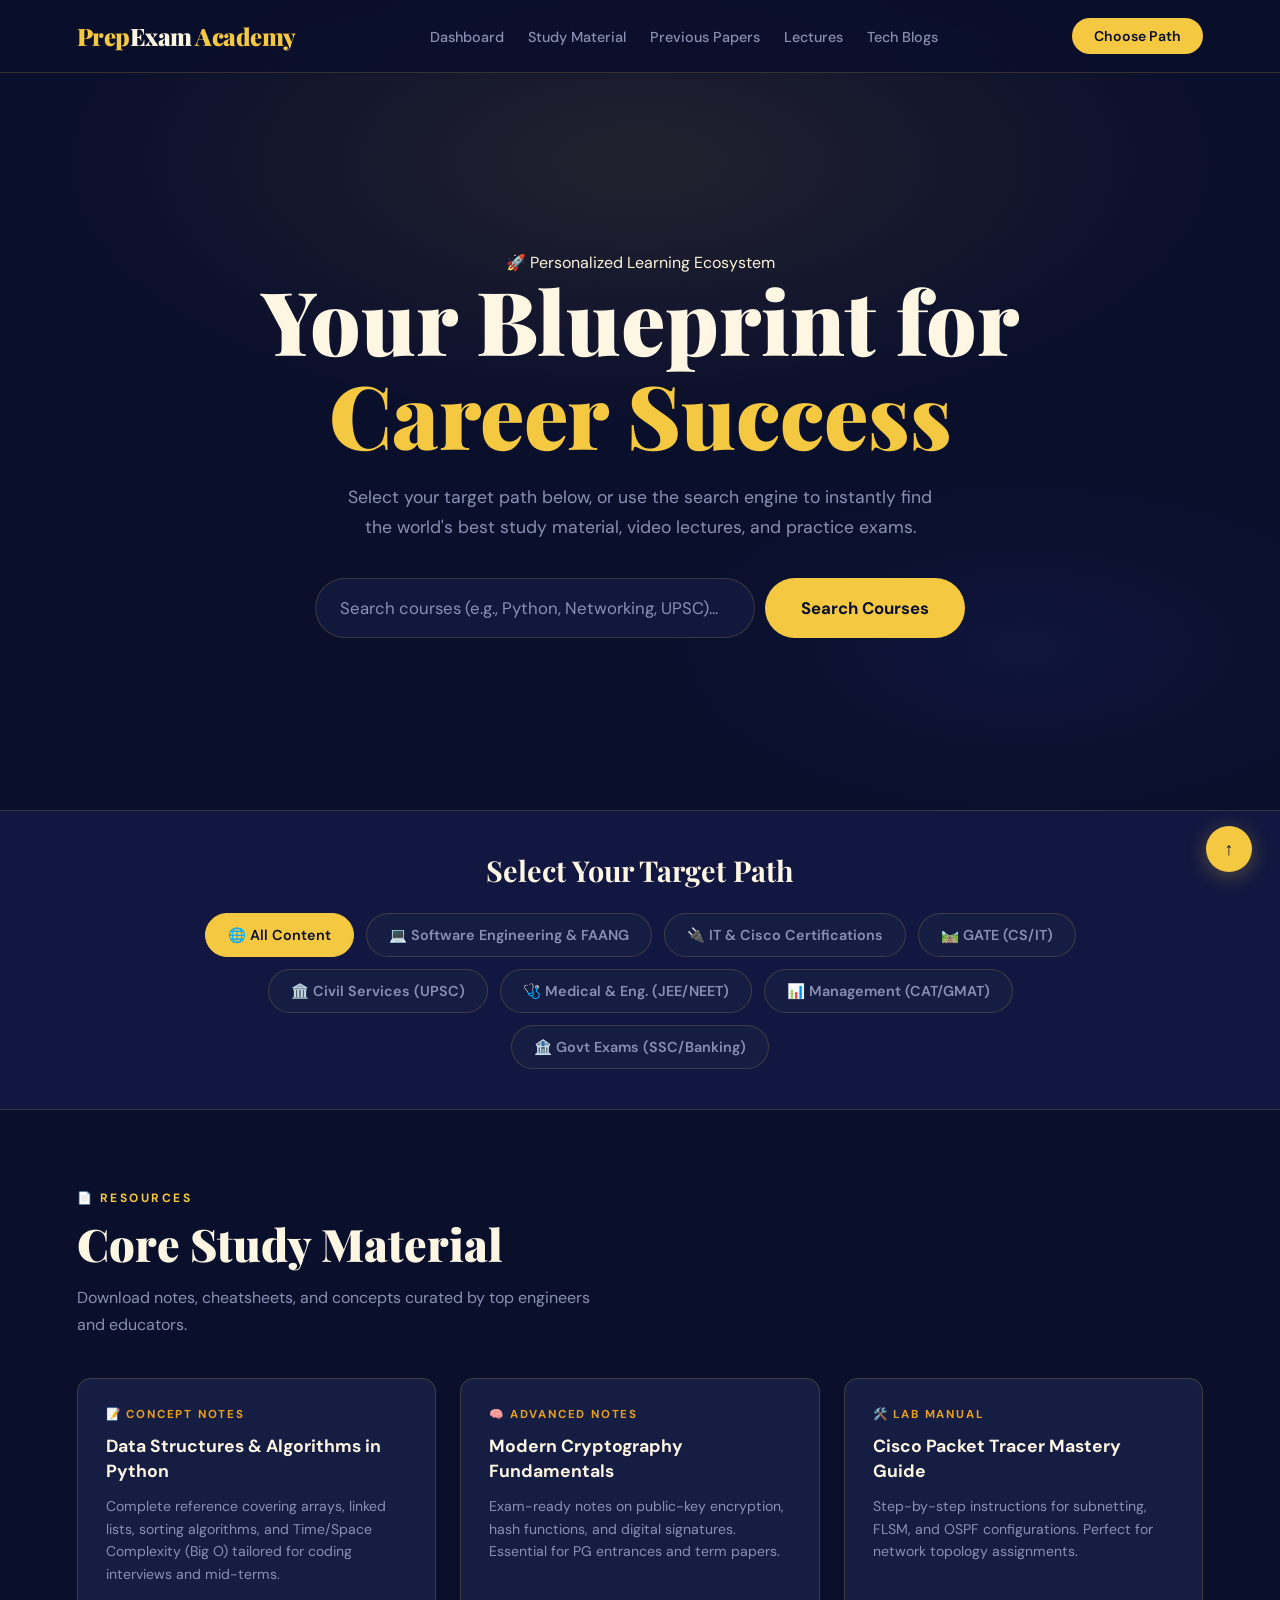
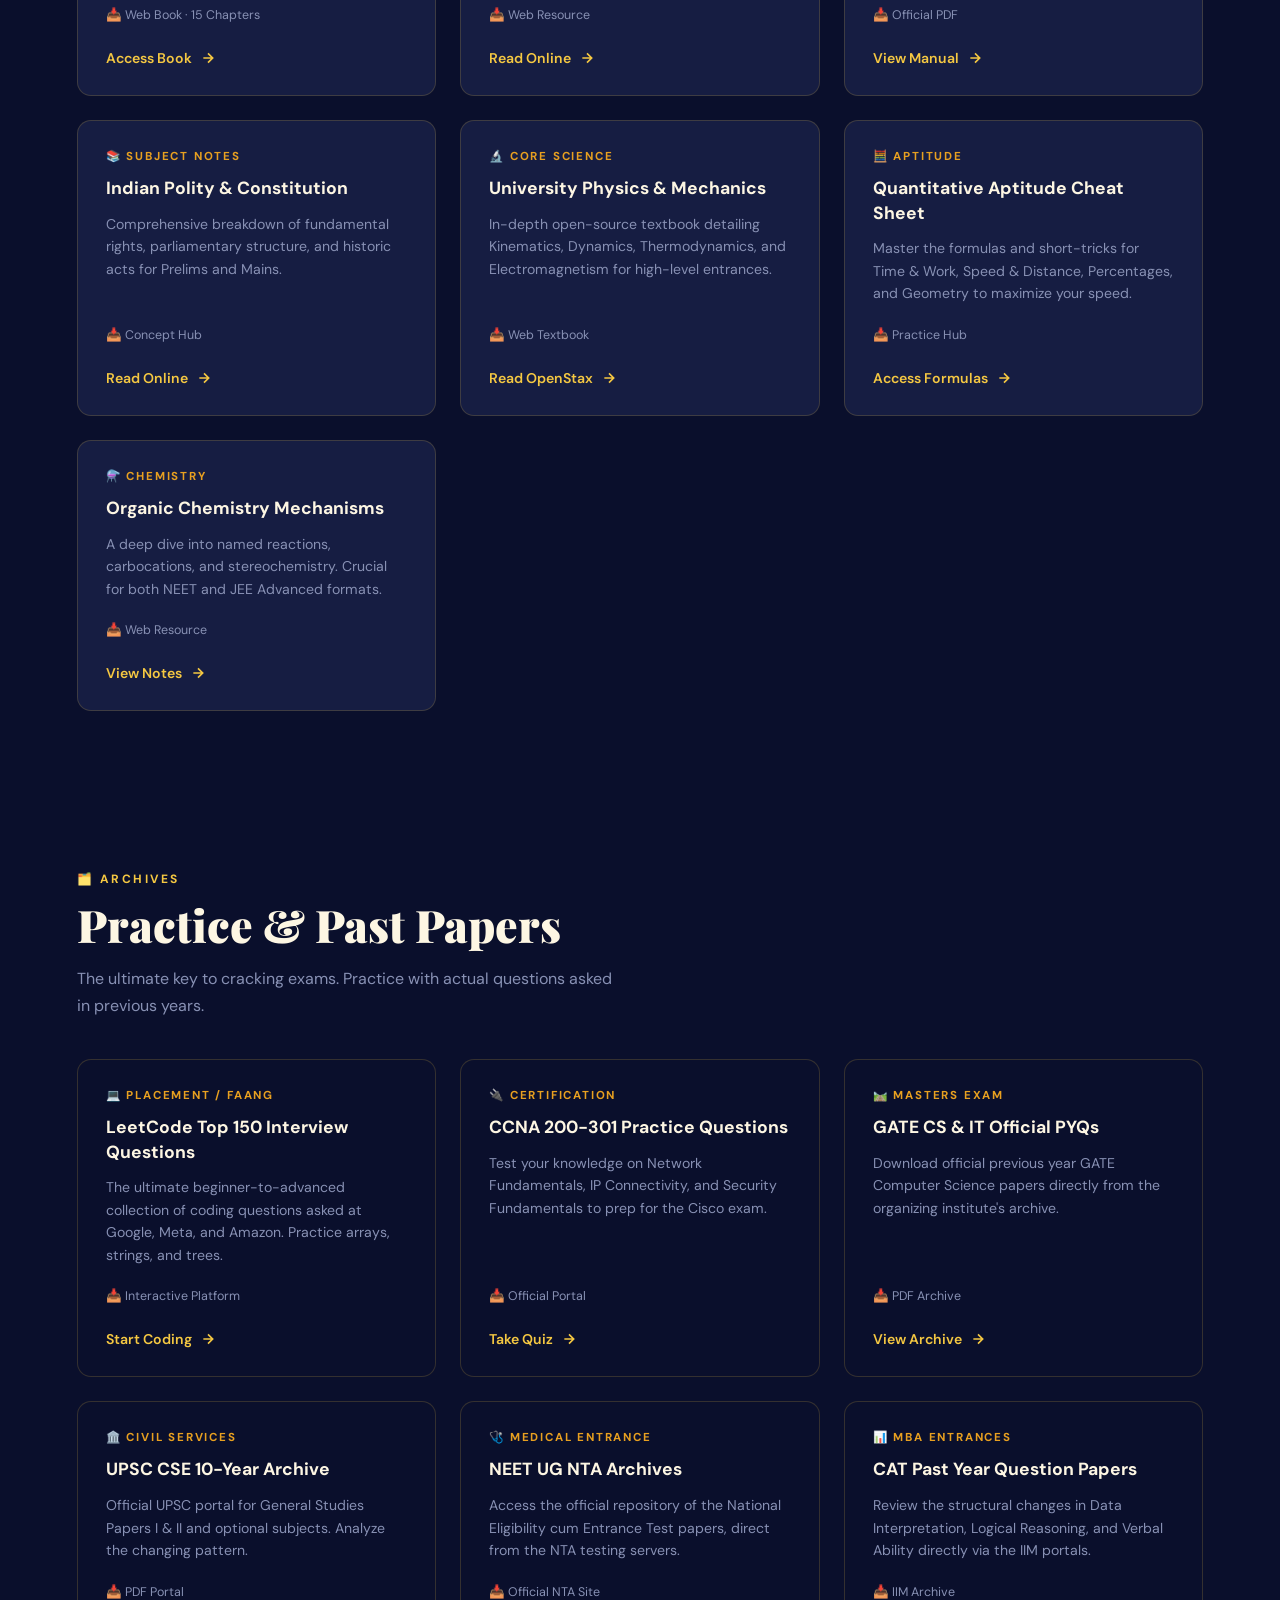
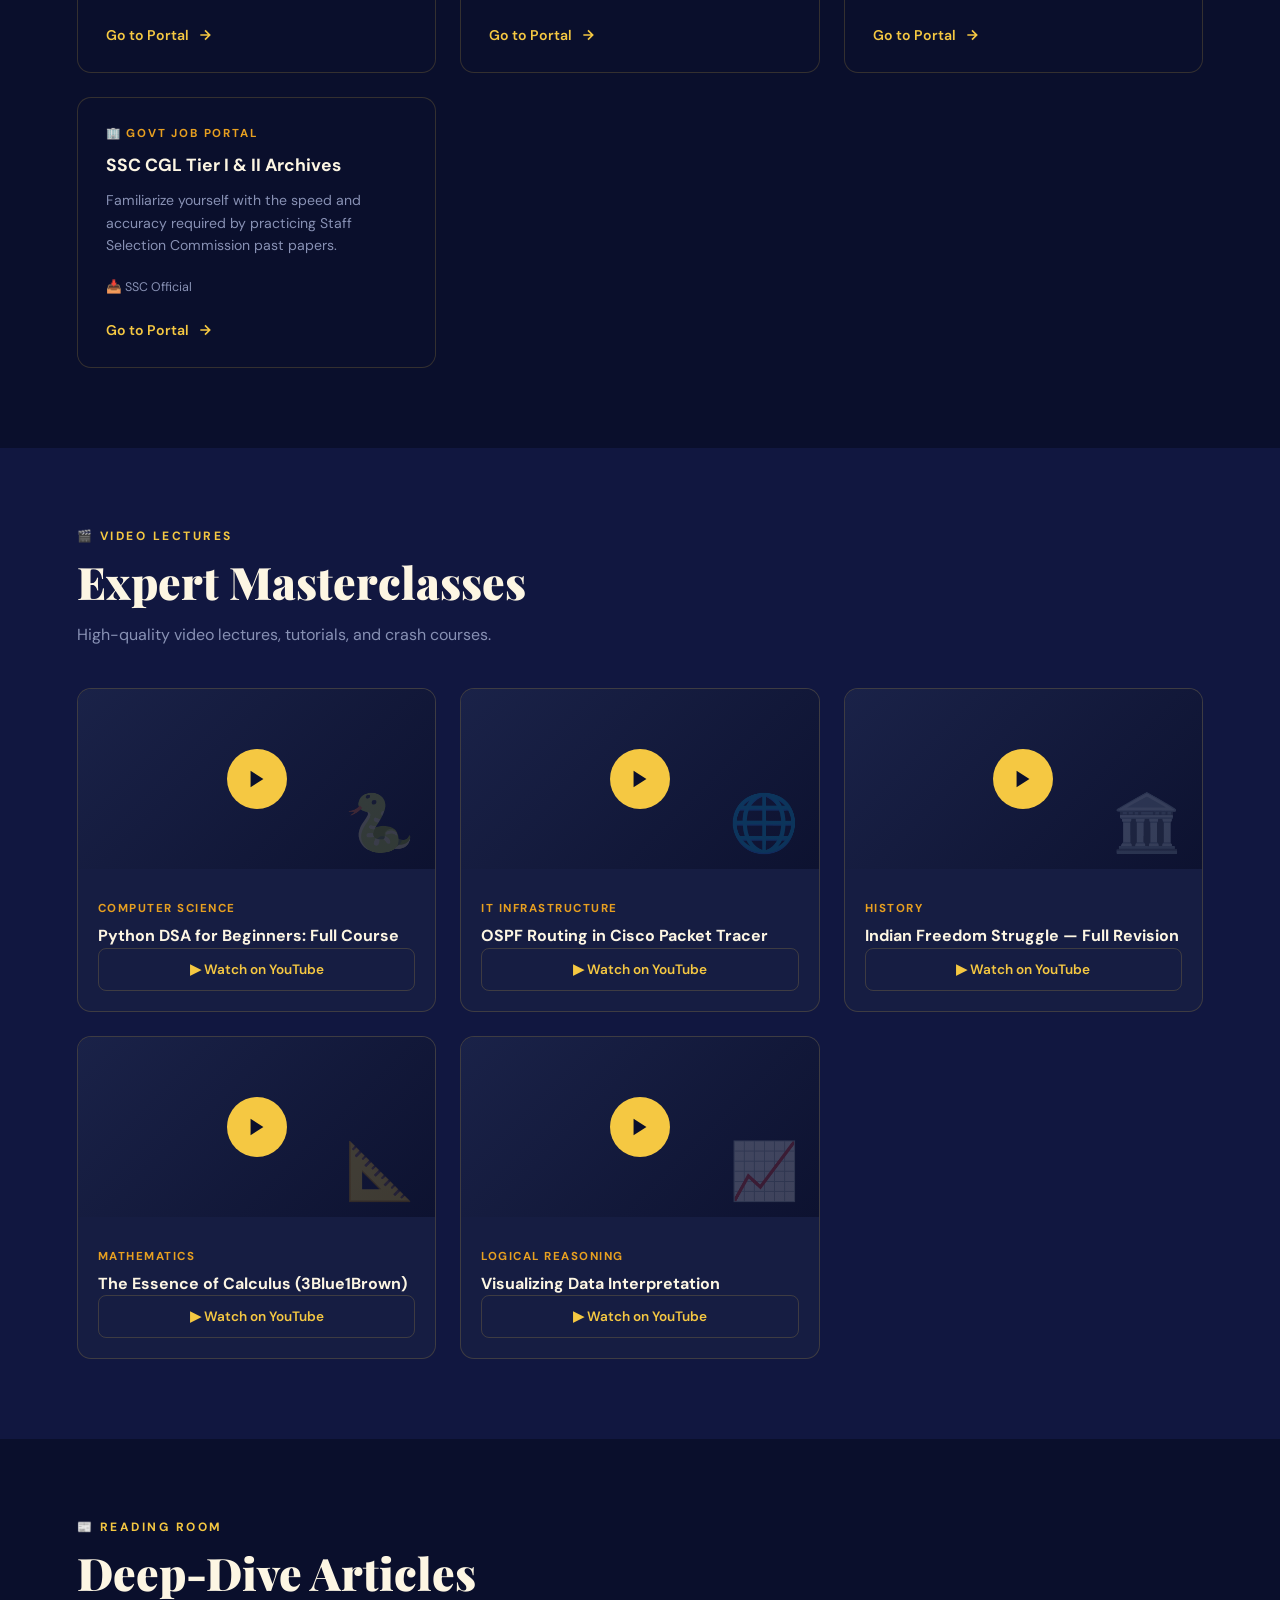
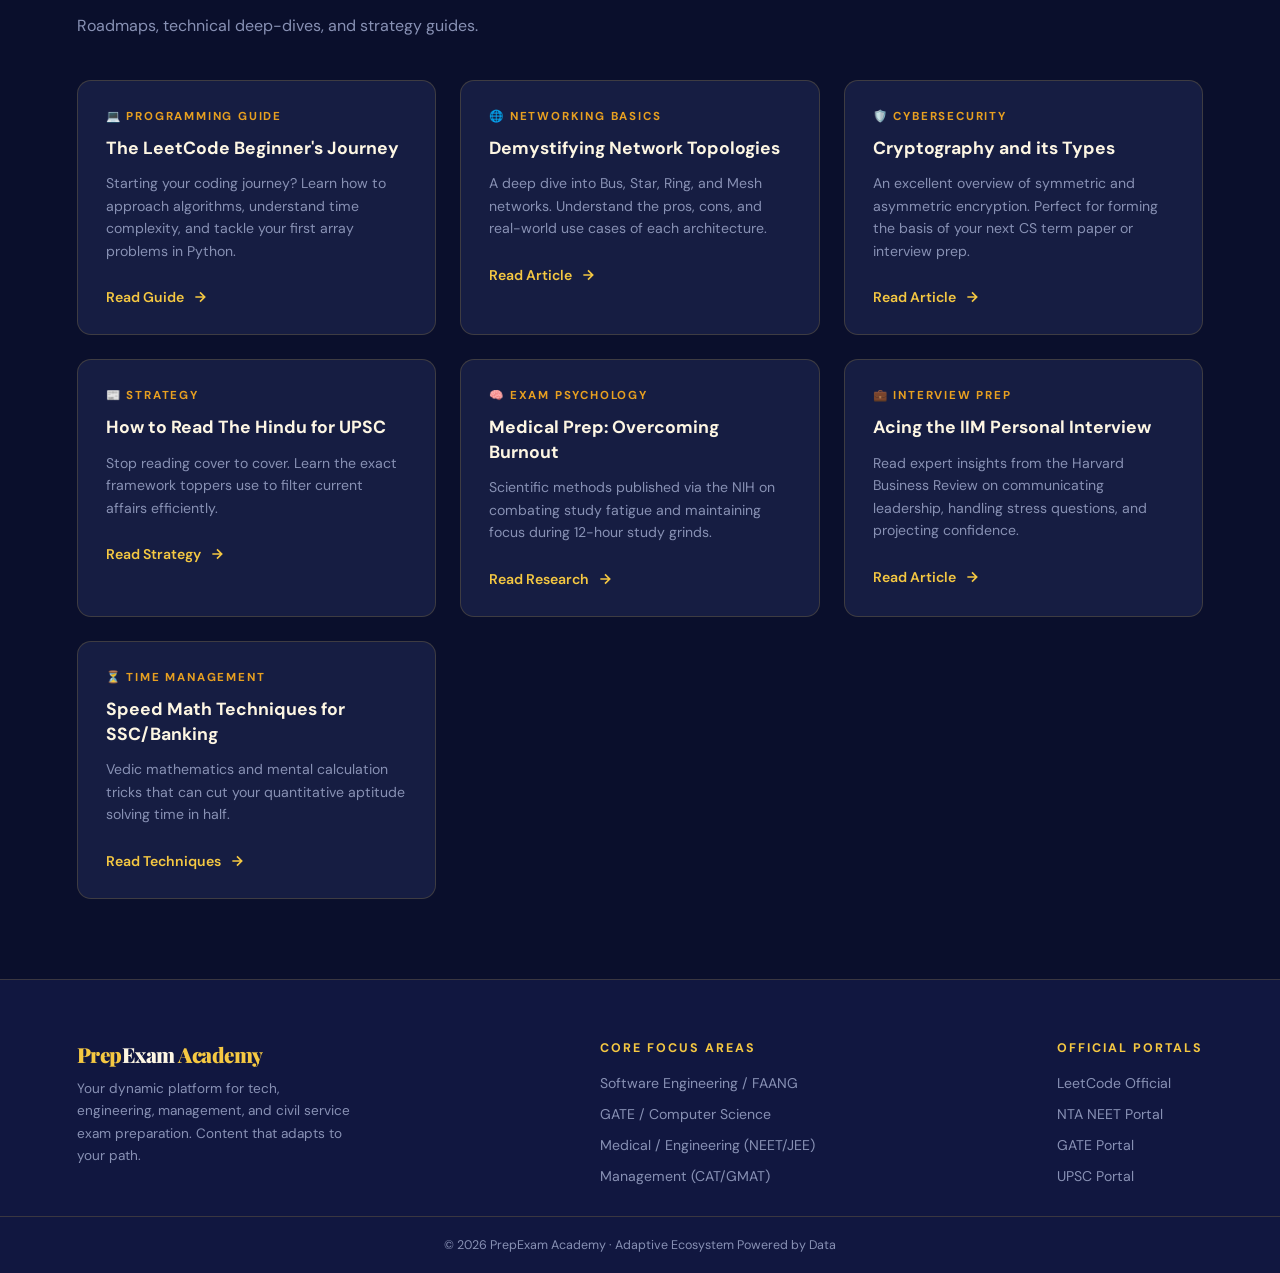
<file: index.html>
<!DOCTYPE html>
<html lang="en">
<head>
<meta charset="UTF-8" />
<meta name="viewport" content="width=device-width, initial-scale=1.0"/>
<title>PrepExam Academy | Master Your Path</title>
<link href="https://fonts.googleapis.com/css2?family=Playfair+Display:wght@700;900&family=DM+Sans:wght@300;400;500;600&display=swap" rel="stylesheet"/>
<style>
  :root {
    --navy: #0a0f2c;
    --deep: #111740;
    --gold: #f5c842;
    --amber: #e8a020;
    --cream: #fdf6e3;
    --muted: #8891b4;
    --card: #161d42;
    --border: rgba(245,200,66,0.18);
    --radius: 14px;
  }

  *, *::before, *::after { box-sizing: border-box; margin: 0; padding: 0; }

  html { scroll-behavior: smooth; }

  body {
    background: var(--navy);
    color: var(--cream);
    font-family: 'DM Sans', sans-serif;
    overflow-x: hidden;
  }

  /* ── NAV ── */
  nav {
    position: fixed; top: 0; left: 0; right: 0; z-index: 100;
    display: flex; align-items: center; justify-content: space-between;
    padding: 18px 6vw;
    background: rgba(10,15,44,0.85);
    backdrop-filter: blur(12px);
    border-bottom: 1px solid var(--border);
  }
  .logo {
    font-family: 'Playfair Display', serif;
    font-size: 1.5rem; font-weight: 900;
    color: var(--gold);
    letter-spacing: -0.5px;
  }
  .logo span { color: var(--cream); }
  nav ul { list-style: none; display: flex; gap: 1.5rem; }
  nav ul a {
    text-decoration: none; color: var(--muted);
    font-size: 0.9rem; font-weight: 500;
    transition: color .25s;
  }
  nav ul a:hover { color: var(--gold); }
  .nav-cta {
    background: var(--gold); color: var(--navy);
    padding: 9px 22px; border-radius: 50px;
    font-weight: 600; font-size: 0.88rem;
    text-decoration: none;
    transition: background .25s, transform .2s;
  }
  .nav-cta:hover { background: var(--amber); transform: translateY(-1px); }

  /* ── HERO & SEARCH BAR ── */
  .hero {
    min-height: 90vh;
    display: flex; flex-direction: column;
    align-items: center; justify-content: center;
    text-align: center;
    padding: 140px 6vw 60px;
    position: relative; overflow: hidden;
  }
  .hero::before {
    content: '';
    position: absolute; inset: 0;
    background:
      radial-gradient(ellipse 70% 50% at 50% 20%, rgba(245,200,66,0.10) 0%, transparent 65%),
      radial-gradient(ellipse 40% 30% at 80% 80%, rgba(17,23,64,0.8) 0%, transparent 70%);
  }
  .hero h1 {
    font-family: 'Playfair Display', serif;
    font-size: clamp(2.8rem, 7vw, 5.5rem);
    font-weight: 900; line-height: 1.07;
    color: var(--cream);
    max-width: 900px;
    animation: fadeUp .8s .1s ease both;
  }
  .hero h1 em { color: var(--gold); font-style: normal; }
  .hero p {
    margin-top: 22px;
    font-size: 1.1rem; color: var(--muted);
    max-width: 600px; line-height: 1.7;
    animation: fadeUp .8s .2s ease both;
  }
  
  /* NEW: Search Bar Styles */
  .hero-search {
    margin-top: 35px; display: flex; gap: 10px; max-width: 650px; width: 100%;
    animation: fadeUp .8s .3s ease both; position: relative; z-index: 5;
  }
  .hero-search input {
    flex: 1; padding: 18px 24px; border-radius: 50px; border: 1px solid var(--border);
    background: rgba(22, 29, 66, 0.7); color: var(--cream); font-family: 'DM Sans', sans-serif;
    font-size: 1.05rem; outline: none; transition: border-color 0.2s, background 0.2s;
    backdrop-filter: blur(10px);
  }
  .hero-search input::placeholder { color: var(--muted); }
  .hero-search input:focus { border-color: var(--gold); background: var(--card); }
  .hero-search button {
    padding: 18px 36px; border-radius: 50px; background: var(--gold); color: var(--navy);
    border: none; font-weight: 700; font-size: 1.05rem; cursor: pointer;
    transition: transform 0.2s, background 0.2s; font-family: 'DM Sans', sans-serif;
  }
  .hero-search button:hover { background: var(--amber); transform: translateY(-2px); }

  /* NEW: Search Results Section */
  #search-results-section {
    display: none; padding: 60px 6vw; background: var(--deep); border-top: 1px solid var(--border);
  }
  .search-card {
    background: var(--card); border: 1px solid var(--gold); border-radius: var(--radius);
    padding: 28px; cursor: pointer; transition: transform .25s, box-shadow .25s; position: relative;
    display: flex; flex-direction: column; gap: 12px;
  }
  .search-card:hover { transform: translateY(-4px); box-shadow: 0 12px 40px rgba(245,200,66,0.15); }
  .course-start-wrapper {
    margin-top: auto; padding-top: 16px; overflow: hidden; height: 0; opacity: 0; transition: height 0.3s ease, opacity 0.3s ease;
  }
  .course-start-wrapper.active { height: 45px; opacity: 1; }
  .course-start-btn {
    display: block; width: 100%; padding: 12px 0; background: var(--gold); color: var(--navy);
    border-radius: 8px; font-weight: 700; text-align: center; text-decoration: none; transition: background 0.2s;
  }
  .course-start-btn:hover { background: var(--amber); }

  /* ── GLOBAL FILTER MENU ── */
  .global-filter {
    background: var(--deep); padding: 40px 6vw;
    border-top: 1px solid var(--border); border-bottom: 1px solid var(--border);
    position: relative; z-index: 10;
  }
  .global-filter h2 {
    text-align: center; font-family: 'Playfair Display', serif; color: var(--cream);
    margin-bottom: 24px; font-size: 1.8rem;
  }
  .exam-tabs {
    display: flex; gap: 12px; flex-wrap: wrap; justify-content: center; max-width: 1000px; margin: 0 auto;
  }
  .tab-btn {
    padding: 12px 22px; border-radius: 50px; border: 1.5px solid var(--border);
    background: var(--card); color: var(--muted); font-family: 'DM Sans', sans-serif;
    font-size: 0.9rem; font-weight: 600; cursor: pointer; transition: all .2s;
  }
  .tab-btn.active, .tab-btn:hover { background: var(--gold); color: var(--navy); border-color: var(--gold); }

  /* ── SECTIONS ── */
  section { padding: 80px 6vw; }
  .section-tag { font-size: 0.75rem; font-weight: 700; letter-spacing: 2.5px; text-transform: uppercase; color: var(--gold); margin-bottom: 12px; }
  .section-title { font-family: 'Playfair Display', serif; font-size: clamp(1.9rem, 4vw, 2.8rem); font-weight: 900; line-height: 1.15; color: var(--cream); }
  .section-sub { margin-top: 14px; color: var(--muted); font-size: 1rem; line-height: 1.7; max-width: 540px; margin-bottom: 40px; }

  /* ── GRIDS ── */
  .grid-layout { display: grid; grid-template-columns: repeat(auto-fill, minmax(300px, 1fr)); gap: 24px; }
  .content-card {
    background: var(--card); border: 1px solid var(--border); border-radius: var(--radius); padding: 28px;
    display: flex; flex-direction: column; gap: 12px; transition: transform .25s, box-shadow .25s, opacity 0.3s ease;
  }
  .content-card:hover { transform: translateY(-4px); box-shadow: 0 16px 50px rgba(0,0,0,0.35); }
  
  .mat-type { font-size: 0.72rem; font-weight: 700; letter-spacing: 1.8px; text-transform: uppercase; color: var(--amber); }
  .mat-title { font-weight: 700; font-size: 1.1rem; color: var(--cream); line-height: 1.4; }
  .mat-desc { font-size: 0.88rem; color: var(--muted); line-height: 1.6; }
  .mat-meta { display: flex; gap: 16px; font-size: 0.78rem; color: var(--muted); margin-top: auto; padding-top: 10px;}
  .mat-link {
    margin-top: 14px; display: inline-flex; align-items: center; gap: 8px; color: var(--gold); font-weight: 600; font-size: 0.88rem;
    text-decoration: none; cursor: pointer; transition: gap .2s; border: none; background: none; padding: 0;
  }
  .mat-link:hover { gap: 12px; }
  .mat-link svg { width: 16px; height: 16px; }

  /* ── VIDEO SPECIFIC ── */
  .videos { background: var(--deep); }
  .video-card { padding: 0; overflow: hidden; }
  .video-thumb {
    position: relative; background: linear-gradient(135deg, #1a2248, #0d1230);
    height: 180px; display: flex; align-items: center; justify-content: center;
  }
  .video-thumb .thumb-icon { font-size: 3.5rem; opacity: 0.2; position: absolute; right: 20px; bottom: 10px; }
  .play-btn {
    width: 60px; height: 60px; background: var(--gold); border-radius: 50%;
    display: flex; align-items: center; justify-content: center; cursor: pointer;
    transition: transform .2s, background .2s; z-index: 2; text-decoration: none;
  }
  .play-btn:hover { transform: scale(1.1); background: var(--amber); }
  .video-body { padding: 20px; display: flex; flex-direction: column; flex-grow: 1;}
  .video-tag { font-size: 0.72rem; font-weight: 700; color: var(--amber); letter-spacing: 1.5px; text-transform: uppercase; }
  .video-title { font-weight: 700; font-size: 1rem; color: var(--cream); margin-top: 8px; line-height: 1.45; }
  .video-link-btn {
    display: block; text-align: center; margin-top: auto; padding: 12px;
    border: 1.5px solid var(--border); border-radius: 8px; background: transparent;
    color: var(--gold); font-weight: 600; font-size: 0.85rem; text-decoration: none; transition: all .2s;
  }
  .video-link-btn:hover { background: rgba(245,200,66,0.08); border-color: var(--gold); }

  /* ── FOOTER ── */
  footer {
    padding: 60px 6vw 30px; border-top: 1px solid var(--border); background: var(--deep);
    display: flex; flex-wrap: wrap; gap: 40px; justify-content: space-between;
  }
  .footer-brand .logo { font-size: 1.3rem; }
  .footer-brand p { margin-top: 10px; font-size: 0.85rem; color: var(--muted); max-width: 280px; line-height: 1.65; }
  .footer-col h4 { font-size: 0.78rem; font-weight: 700; letter-spacing: 2px; text-transform: uppercase; color: var(--gold); margin-bottom: 16px; }
  .footer-col ul { list-style: none; display: flex; flex-direction: column; gap: 10px; }
  .footer-col ul a { text-decoration: none; color: var(--muted); font-size: 0.88rem; transition: color .2s; }
  .footer-col ul a:hover { color: var(--cream); }
  .footer-bottom { text-align: center; padding: 20px 6vw; font-size: 0.78rem; color: var(--muted); background: var(--deep); border-top: 1px solid var(--border); }

  /* ── SCROLL TOP ── */
  .scroll-top {
    position: fixed; bottom: 28px; right: 28px; width: 46px; height: 46px;
    background: var(--gold); color: var(--navy); border: none; border-radius: 50%;
    font-size: 1.1rem; cursor: pointer; display: flex; align-items: center; justify-content: center;
    box-shadow: 0 4px 20px rgba(245,200,66,0.3); transition: transform .2s; z-index: 99;
  }
  .scroll-top:hover { transform: translateY(-3px); }

  /* ── EMPTY STATE ── */
  .empty-state {
    display: none; grid-column: 1 / -1; text-align: center; padding: 40px;
    background: rgba(255,255,255,0.02); border-radius: var(--radius); border: 1px dashed var(--border);
  }
  .empty-state p { color: var(--muted); font-size: 1.1rem; }

  @keyframes fadeUp { from { opacity: 0; transform: translateY(28px); } to { opacity: 1; transform: translateY(0); } }
  
  @media(max-width: 900px) { nav ul { display: none; } }
  @media(max-width: 640px) { .hero-search { flex-direction: column; } }
</style>
</head>
<body>

<nav>
  <div class="logo">Prep<span>Exam</span> Academy</div>
  <ul>
    <li><a href="#dashboard">Dashboard</a></li>
    <li><a href="#material">Study Material</a></li>
    <li><a href="#pyq">Previous Papers</a></li>
    <li><a href="#videos">Lectures</a></li>
    <li><a href="#blogs">Tech Blogs</a></li>
  </ul>
  <a href="#dashboard" class="nav-cta">Choose Path</a>
</nav>

<div class="hero">
  <div class="hero-badge">🚀 Personalized Learning Ecosystem</div>
  <h1>Your Blueprint for <em>Career Success</em></h1>
  <p>Select your target path below, or use the search engine to instantly find the world's best study material, video lectures, and practice exams.</p>
  
  <form class="hero-search" onsubmit="handleSearch(event)">
    <input type="text" id="course-search-input" placeholder="Search courses (e.g., Python, Networking, UPSC)..." autocomplete="off" required />
    <button type="submit">Search Courses</button>
  </form>
</div>

<section id="search-results-section">
  <div class="section-tag" style="text-align: center;">🔎 Search Results</div>
  <div class="section-title" id="search-title" style="text-align: center; margin-bottom: 40px;">Available Courses</div>
  <div class="grid-layout" id="search-results-grid">
    </div>
</section>

<section class="global-filter" id="dashboard">
  <h2>Select Your Target Path</h2>
  <div class="exam-tabs">
    <button class="tab-btn active" onclick="filterEcosystem('all', this)">🌐 All Content</button>
    <button class="tab-btn" onclick="filterEcosystem('placement', this)">💻 Software Engineering & FAANG</button>
    <button class="tab-btn" onclick="filterEcosystem('networking', this)">🔌 IT & Cisco Certifications</button>
    <button class="tab-btn" onclick="filterEcosystem('gate', this)">🛤️ GATE (CS/IT)</button>
    <button class="tab-btn" onclick="filterEcosystem('upsc', this)">🏛️ Civil Services (UPSC)</button>
    <button class="tab-btn" onclick="filterEcosystem('jeeneet', this)">🩺 Medical & Eng. (JEE/NEET)</button>
    <button class="tab-btn" onclick="filterEcosystem('management', this)">📊 Management (CAT/GMAT)</button>
    <button class="tab-btn" onclick="filterEcosystem('banking', this)">🏦 Govt Exams (SSC/Banking)</button>
  </div>
</section>

<section id="material">
  <div class="section-tag">📄 Resources</div>
  <div class="section-title">Core Study Material</div>
  <div class="section-sub">Download notes, cheatsheets, and concepts curated by top engineers and educators.</div>
  
  <div class="grid-layout" id="material-grid">
    <div class="content-card mat-card filterable" data-exam="placement gate">
      <div class="mat-type">📝 Concept Notes</div>
      <div class="mat-title">Data Structures & Algorithms in Python</div>
      <div class="mat-desc">Complete reference covering arrays, linked lists, sorting algorithms, and Time/Space Complexity (Big O) tailored for coding interviews and mid-terms.</div>
      <div class="mat-meta"><span>📥 Web Book · 15 Chapters</span></div>
      <a href="https://runestone.academy/ns/books/published/pythonds/index.html" target="_blank" class="mat-link">Access Book <svg viewBox="0 0 24 24" fill="none" stroke="currentColor" stroke-width="2.5"><path d="M5 12h14M12 5l7 7-7 7"/></svg></a>
    </div>

    <div class="content-card mat-card filterable" data-exam="gate">
      <div class="mat-type">🧠 Advanced Notes</div>
      <div class="mat-title">Modern Cryptography Fundamentals</div>
      <div class="mat-desc">Exam-ready notes on public-key encryption, hash functions, and digital signatures. Essential for PG entrances and term papers.</div>
      <div class="mat-meta"><span>📥 Web Resource</span></div>
      <a href="https://toc.cryptobook.us/" target="_blank" class="mat-link">Read Online <svg viewBox="0 0 24 24" fill="none" stroke="currentColor" stroke-width="2.5"><path d="M5 12h14M12 5l7 7-7 7"/></svg></a>
    </div>

    <div class="content-card mat-card filterable" data-exam="networking gate">
      <div class="mat-type">🛠️ Lab Manual</div>
      <div class="mat-title">Cisco Packet Tracer Mastery Guide</div>
      <div class="mat-desc">Step-by-step instructions for subnetting, FLSM, and OSPF configurations. Perfect for network topology assignments.</div>
      <div class="mat-meta"><span>📥 Official PDF</span></div>
      <a href="https://www.cisco.com/c/dam/en_us/training-events/netacad/course_catalog/docs/Cisco_PacketTracer_DS.pdf" target="_blank" class="mat-link">View Manual <svg viewBox="0 0 24 24" fill="none" stroke="currentColor" stroke-width="2.5"><path d="M5 12h14M12 5l7 7-7 7"/></svg></a>
    </div>

    <div class="content-card mat-card filterable" data-exam="upsc">
      <div class="mat-type">📚 Subject Notes</div>
      <div class="mat-title">Indian Polity & Constitution</div>
      <div class="mat-desc">Comprehensive breakdown of fundamental rights, parliamentary structure, and historic acts for Prelims and Mains.</div>
      <div class="mat-meta"><span>📥 Concept Hub</span></div>
      <a href="https://ncert.nic.in/textbook.php" target="_blank" class="mat-link">Read Online <svg viewBox="0 0 24 24" fill="none" stroke="currentColor" stroke-width="2.5"><path d="M5 12h14M12 5l7 7-7 7"/></svg></a>
    </div>

    <div class="content-card mat-card filterable" data-exam="jeeneet">
      <div class="mat-type">🔬 Core Science</div>
      <div class="mat-title">University Physics & Mechanics</div>
      <div class="mat-desc">In-depth open-source textbook detailing Kinematics, Dynamics, Thermodynamics, and Electromagnetism for high-level entrances.</div>
      <div class="mat-meta"><span>📥 Web Textbook</span></div>
      <a href="https://openstax.org/details/books/university-physics-volume-1" target="_blank" class="mat-link">Read OpenStax <svg viewBox="0 0 24 24" fill="none" stroke="currentColor" stroke-width="2.5"><path d="M5 12h14M12 5l7 7-7 7"/></svg></a>
    </div>

    <div class="content-card mat-card filterable" data-exam="management banking">
      <div class="mat-type">🧮 Aptitude</div>
      <div class="mat-title">Quantitative Aptitude Cheat Sheet</div>
      <div class="mat-desc">Master the formulas and short-tricks for Time & Work, Speed & Distance, Percentages, and Geometry to maximize your speed.</div>
      <div class="mat-meta"><span>📥 Practice Hub</span></div>
      <a href="https://www.indiabix.com/aptitude/questions-and-answers/" target="_blank" class="mat-link">Access Formulas <svg viewBox="0 0 24 24" fill="none" stroke="currentColor" stroke-width="2.5"><path d="M5 12h14M12 5l7 7-7 7"/></svg></a>
    </div>

    <div class="content-card mat-card filterable" data-exam="jeeneet">
      <div class="mat-type">⚗️ Chemistry</div>
      <div class="mat-title">Organic Chemistry Mechanisms</div>
      <div class="mat-desc">A deep dive into named reactions, carbocations, and stereochemistry. Crucial for both NEET and JEE Advanced formats.</div>
      <div class="mat-meta"><span>📥 Web Resource</span></div>
      <a href="https://chem.libretexts.org/" target="_blank" class="mat-link">View Notes <svg viewBox="0 0 24 24" fill="none" stroke="currentColor" stroke-width="2.5"><path d="M5 12h14M12 5l7 7-7 7"/></svg></a>
    </div>

    <div class="empty-state">
      <p>No study materials found for this specific path yet. Check back soon!</p>
    </div>
  </div>
</section>

<section id="pyq" class="subjects">
  <div class="section-tag">🗂️ Archives</div>
  <div class="section-title">Practice & Past Papers</div>
  <div class="section-sub">The ultimate key to cracking exams. Practice with actual questions asked in previous years.</div>
  
  <div class="grid-layout" id="pyq-grid">
    <div class="content-card mat-card filterable" data-exam="placement" style="background: var(--navy);">
      <div class="mat-type">💻 Placement / FAANG</div>
      <div class="mat-title">LeetCode Top 150 Interview Questions</div>
      <div class="mat-desc">The ultimate beginner-to-advanced collection of coding questions asked at Google, Meta, and Amazon. Practice arrays, strings, and trees.</div>
      <div class="mat-meta"><span>📥 Interactive Platform</span></div>
      <a href="https://leetcode.com/studyplan/top-interview-150/" target="_blank" class="mat-link">Start Coding <svg viewBox="0 0 24 24" fill="none" stroke="currentColor" stroke-width="2.5"><path d="M5 12h14M12 5l7 7-7 7"/></svg></a>
    </div>

    <div class="content-card mat-card filterable" data-exam="networking" style="background: var(--navy);">
      <div class="mat-type">🔌 Certification</div>
      <div class="mat-title">CCNA 200-301 Practice Questions</div>
      <div class="mat-desc">Test your knowledge on Network Fundamentals, IP Connectivity, and Security Fundamentals to prep for the Cisco exam.</div>
      <div class="mat-meta"><span>📥 Official Portal</span></div>
      <a href="https://learningnetwork.cisco.com/s/ccna-practice" target="_blank" class="mat-link">Take Quiz <svg viewBox="0 0 24 24" fill="none" stroke="currentColor" stroke-width="2.5"><path d="M5 12h14M12 5l7 7-7 7"/></svg></a>
    </div>

    <div class="content-card mat-card filterable" data-exam="gate" style="background: var(--navy);">
      <div class="mat-type">🛤️ Masters Exam</div>
      <div class="mat-title">GATE CS & IT Official PYQs</div>
      <div class="mat-desc">Download official previous year GATE Computer Science papers directly from the organizing institute's archive.</div>
      <div class="mat-meta"><span>📥 PDF Archive</span></div>
      <a href="https://gate2024.iisc.ac.in/download-previous-years-question-papers/" target="_blank" class="mat-link">View Archive <svg viewBox="0 0 24 24" fill="none" stroke="currentColor" stroke-width="2.5"><path d="M5 12h14M12 5l7 7-7 7"/></svg></a>
    </div>

    <div class="content-card mat-card filterable" data-exam="upsc" style="background: var(--navy);">
      <div class="mat-type">🏛️ Civil Services</div>
      <div class="mat-title">UPSC CSE 10-Year Archive</div>
      <div class="mat-desc">Official UPSC portal for General Studies Papers I & II and optional subjects. Analyze the changing pattern.</div>
      <div class="mat-meta"><span>📥 PDF Portal</span></div>
      <a href="https://upsc.gov.in/examinations/previous-question-papers" target="_blank" class="mat-link">Go to Portal <svg viewBox="0 0 24 24" fill="none" stroke="currentColor" stroke-width="2.5"><path d="M5 12h14M12 5l7 7-7 7"/></svg></a>
    </div>

    <div class="content-card mat-card filterable" data-exam="jeeneet" style="background: var(--navy);">
      <div class="mat-type">🩺 Medical Entrance</div>
      <div class="mat-title">NEET UG NTA Archives</div>
      <div class="mat-desc">Access the official repository of the National Eligibility cum Entrance Test papers, direct from the NTA testing servers.</div>
      <div class="mat-meta"><span>📥 Official NTA Site</span></div>
      <a href="https://neet.nta.nic.in/" target="_blank" class="mat-link">Go to Portal <svg viewBox="0 0 24 24" fill="none" stroke="currentColor" stroke-width="2.5"><path d="M5 12h14M12 5l7 7-7 7"/></svg></a>
    </div>

    <div class="content-card mat-card filterable" data-exam="management" style="background: var(--navy);">
      <div class="mat-type">📊 MBA Entrances</div>
      <div class="mat-title">CAT Past Year Question Papers</div>
      <div class="mat-desc">Review the structural changes in Data Interpretation, Logical Reasoning, and Verbal Ability directly via the IIM portals.</div>
      <div class="mat-meta"><span>📥 IIM Archive</span></div>
      <a href="https://iimcat.ac.in/" target="_blank" class="mat-link">Go to Portal <svg viewBox="0 0 24 24" fill="none" stroke="currentColor" stroke-width="2.5"><path d="M5 12h14M12 5l7 7-7 7"/></svg></a>
    </div>

    <div class="content-card mat-card filterable" data-exam="banking" style="background: var(--navy);">
      <div class="mat-type">🏢 Govt Job Portal</div>
      <div class="mat-title">SSC CGL Tier I & II Archives</div>
      <div class="mat-desc">Familiarize yourself with the speed and accuracy required by practicing Staff Selection Commission past papers.</div>
      <div class="mat-meta"><span>📥 SSC Official</span></div>
      <a href="https://ssc.nic.in/" target="_blank" class="mat-link">Go to Portal <svg viewBox="0 0 24 24" fill="none" stroke="currentColor" stroke-width="2.5"><path d="M5 12h14M12 5l7 7-7 7"/></svg></a>
    </div>
    
    <div class="empty-state">
      <p>No practice papers found for this specific path yet.</p>
    </div>
  </div>
</section>

<section class="videos" id="videos">
  <div class="section-tag">🎬 Video Lectures</div>
  <div class="section-title">Expert Masterclasses</div>
  <div class="section-sub">High-quality video lectures, tutorials, and crash courses.</div>
  
  <div class="grid-layout" id="video-grid">
    <div class="content-card video-card filterable" data-exam="placement gate">
      <div class="video-thumb">
        <div class="thumb-icon">🐍</div>
        <a href="https://www.youtube.com/watch?v=pkYVOmU3MgA" target="_blank" class="play-btn">
          <svg width="22" height="22" viewBox="0 0 24 24" fill="#0a0f2c"><polygon points="5,3 19,12 5,21"/></svg>
        </a>
      </div>
      <div class="video-body">
        <div class="video-tag">Computer Science</div>
        <div class="video-title">Python DSA for Beginners: Full Course</div>
        <a href="https://www.youtube.com/watch?v=pkYVOmU3MgA" target="_blank" class="video-link-btn">▶ Watch on YouTube</a>
      </div>
    </div>

    <div class="content-card video-card filterable" data-exam="networking gate">
      <div class="video-thumb">
        <div class="thumb-icon">🌐</div>
        <a href="https://www.youtube.com/watch?v=cM3B-x8hR58" target="_blank" class="play-btn">
          <svg width="22" height="22" viewBox="0 0 24 24" fill="#0a0f2c"><polygon points="5,3 19,12 5,21"/></svg>
        </a>
      </div>
      <div class="video-body">
        <div class="video-tag">IT Infrastructure</div>
        <div class="video-title">OSPF Routing in Cisco Packet Tracer</div>
        <a href="https://www.youtube.com/watch?v=cM3B-x8hR58" target="_blank" class="video-link-btn">▶ Watch on YouTube</a>
      </div>
    </div>

    <div class="content-card video-card filterable" data-exam="upsc">
      <div class="video-thumb">
        <div class="thumb-icon">🏛️</div>
        <a href="https://www.youtube.com/watch?v=swBSMKiNSDs" target="_blank" class="play-btn">
          <svg width="22" height="22" viewBox="0 0 24 24" fill="#0a0f2c"><polygon points="5,3 19,12 5,21"/></svg>
        </a>
      </div>
      <div class="video-body">
        <div class="video-tag">History</div>
        <div class="video-title">Indian Freedom Struggle — Full Revision</div>
        <a href="https://www.youtube.com/watch?v=swBSMKiNSDs" target="_blank" class="video-link-btn">▶ Watch on YouTube</a>
      </div>
    </div>

    <div class="content-card video-card filterable" data-exam="jeeneet gate">
      <div class="video-thumb">
        <div class="thumb-icon">📐</div>
        <a href="https://www.youtube.com/watch?v=WUvTyaaNkzM" target="_blank" class="play-btn">
          <svg width="22" height="22" viewBox="0 0 24 24" fill="#0a0f2c"><polygon points="5,3 19,12 5,21"/></svg>
        </a>
      </div>
      <div class="video-body">
        <div class="video-tag">Mathematics</div>
        <div class="video-title">The Essence of Calculus (3Blue1Brown)</div>
        <a href="https://www.youtube.com/watch?v=WUvTyaaNkzM" target="_blank" class="video-link-btn">▶ Watch on YouTube</a>
      </div>
    </div>

    <div class="content-card video-card filterable" data-exam="management banking">
      <div class="video-thumb">
        <div class="thumb-icon">📈</div>
        <a href="https://www.youtube.com/watch?v=t2CGE2rB21U" target="_blank" class="play-btn">
          <svg width="22" height="22" viewBox="0 0 24 24" fill="#0a0f2c"><polygon points="5,3 19,12 5,21"/></svg>
        </a>
      </div>
      <div class="video-body">
        <div class="video-tag">Logical Reasoning</div>
        <div class="video-title">Visualizing Data Interpretation</div>
        <a href="https://www.youtube.com/watch?v=t2CGE2rB21U" target="_blank" class="video-link-btn">▶ Watch on YouTube</a>
      </div>
    </div>

    <div class="empty-state">
      <p>No video lectures found for this specific path yet.</p>
    </div>
  </div>
</section>

<section id="blogs">
  <div class="section-tag">📰 Reading Room</div>
  <div class="section-title">Deep-Dive Articles</div>
  <div class="section-sub">Roadmaps, technical deep-dives, and strategy guides.</div>
  
  <div class="grid-layout" id="blog-grid">
    <div class="content-card mat-card filterable" data-exam="placement">
      <div class="mat-type">💻 Programming Guide</div>
      <div class="mat-title">The LeetCode Beginner's Journey</div>
      <div class="mat-desc">Starting your coding journey? Learn how to approach algorithms, understand time complexity, and tackle your first array problems in Python.</div>
      <a href="https://leetcode.com/explore/learn/card/the-leetcode-beginners-guide/" target="_blank" class="mat-link">Read Guide <svg viewBox="0 0 24 24" fill="none" stroke="currentColor" stroke-width="2.5"><path d="M5 12h14M12 5l7 7-7 7"/></svg></a>
    </div>

    <div class="content-card mat-card filterable" data-exam="networking">
      <div class="mat-type">🌐 Networking Basics</div>
      <div class="mat-title">Demystifying Network Topologies</div>
      <div class="mat-desc">A deep dive into Bus, Star, Ring, and Mesh networks. Understand the pros, cons, and real-world use cases of each architecture.</div>
      <a href="https://www.geeksforgeeks.org/types-of-network-topology/" target="_blank" class="mat-link">Read Article <svg viewBox="0 0 24 24" fill="none" stroke="currentColor" stroke-width="2.5"><path d="M5 12h14M12 5l7 7-7 7"/></svg></a>
    </div>

    <div class="content-card mat-card filterable" data-exam="gate placement">
      <div class="mat-type">🛡️ Cybersecurity</div>
      <div class="mat-title">Cryptography and its Types</div>
      <div class="mat-desc">An excellent overview of symmetric and asymmetric encryption. Perfect for forming the basis of your next CS term paper or interview prep.</div>
      <a href="https://www.geeksforgeeks.org/cryptography-and-its-types/" target="_blank" class="mat-link">Read Article <svg viewBox="0 0 24 24" fill="none" stroke="currentColor" stroke-width="2.5"><path d="M5 12h14M12 5l7 7-7 7"/></svg></a>
    </div>

    <div class="content-card mat-card filterable" data-exam="upsc">
      <div class="mat-type">📰 Strategy</div>
      <div class="mat-title">How to Read The Hindu for UPSC</div>
      <div class="mat-desc">Stop reading cover to cover. Learn the exact framework toppers use to filter current affairs efficiently.</div>
      <a href="https://www.drishtiias.com/upsc-exam-gs-resources-How-to-Read-a-Newspaper" target="_blank" class="mat-link">Read Strategy <svg viewBox="0 0 24 24" fill="none" stroke="currentColor" stroke-width="2.5"><path d="M5 12h14M12 5l7 7-7 7"/></svg></a>
    </div>

    <div class="content-card mat-card filterable" data-exam="jeeneet">
      <div class="mat-type">🧠 Exam Psychology</div>
      <div class="mat-title">Medical Prep: Overcoming Burnout</div>
      <div class="mat-desc">Scientific methods published via the NIH on combating study fatigue and maintaining focus during 12-hour study grinds.</div>
      <a href="https://www.ncbi.nlm.nih.gov/" target="_blank" class="mat-link">Read Research <svg viewBox="0 0 24 24" fill="none" stroke="currentColor" stroke-width="2.5"><path d="M5 12h14M12 5l7 7-7 7"/></svg></a>
    </div>

    <div class="content-card mat-card filterable" data-exam="management">
      <div class="mat-type">💼 Interview Prep</div>
      <div class="mat-title">Acing the IIM Personal Interview</div>
      <div class="mat-desc">Read expert insights from the Harvard Business Review on communicating leadership, handling stress questions, and projecting confidence.</div>
      <a href="https://hbr.org/" target="_blank" class="mat-link">Read Article <svg viewBox="0 0 24 24" fill="none" stroke="currentColor" stroke-width="2.5"><path d="M5 12h14M12 5l7 7-7 7"/></svg></a>
    </div>

    <div class="content-card mat-card filterable" data-exam="banking">
      <div class="mat-type">⏳ Time Management</div>
      <div class="mat-title">Speed Math Techniques for SSC/Banking</div>
      <div class="mat-desc">Vedic mathematics and mental calculation tricks that can cut your quantitative aptitude solving time in half.</div>
      <a href="https://en.wikipedia.org/wiki/Mental_calculation" target="_blank" class="mat-link">Read Techniques <svg viewBox="0 0 24 24" fill="none" stroke="currentColor" stroke-width="2.5"><path d="M5 12h14M12 5l7 7-7 7"/></svg></a>
    </div>
    
    <div class="empty-state">
      <p>No articles found for this specific path yet.</p>
    </div>
  </div>
</section>

<footer>
  <div class="footer-brand">
    <div class="logo">Prep<span>Exam</span> Academy</div>
    <p>Your dynamic platform for tech, engineering, management, and civil service exam preparation. Content that adapts to your path.</p>
  </div>
  <div class="footer-col">
    <h4>Core Focus Areas</h4>
    <ul>
      <li><a href="#" onclick="document.querySelector('.tab-btn:nth-child(2)').click(); return false;">Software Engineering / FAANG</a></li>
      <li><a href="#" onclick="document.querySelector('.tab-btn:nth-child(4)').click(); return false;">GATE / Computer Science</a></li>
      <li><a href="#" onclick="document.querySelector('.tab-btn:nth-child(6)').click(); return false;">Medical / Engineering (NEET/JEE)</a></li>
      <li><a href="#" onclick="document.querySelector('.tab-btn:nth-child(7)').click(); return false;">Management (CAT/GMAT)</a></li>
    </ul>
  </div>
  <div class="footer-col">
    <h4>Official Portals</h4>
    <ul>
      <li><a href="https://leetcode.com" target="_blank">LeetCode Official</a></li>
      <li><a href="https://neet.nta.nic.in/" target="_blank">NTA NEET Portal</a></li>
      <li><a href="https://gate2024.iisc.ac.in/" target="_blank">GATE Portal</a></li>
      <li><a href="https://upsc.gov.in/" target="_blank">UPSC Portal</a></li>
    </ul>
  </div>
</footer>
<div class="footer-bottom">© 2026 PrepExam Academy · Adaptive Ecosystem Powered by Data</div>

<button class="scroll-top" onclick="window.scrollTo({top:0,behavior:'smooth'})">↑</button>

<script>
  // --- INTERNAL COURSE DATABASE FOR SEARCH ENGINE ---
  const courseDatabase = [
    { title: "Python DSA for Beginners: Full Course", desc: "Master arrays, linked lists, and sorting in Python. High-quality video lecture.", category: "Programming", link: "https://www.youtube.com/watch?v=pkYVOmU3MgA", type: "Video Course", icon: "🎬" },
    { title: "Data Structures & Algorithms in Python", desc: "Complete reference textbook covering Time/Space Complexity (Big O).", category: "Notes", link: "https://runestone.academy/ns/books/published/pythonds/index.html", type: "Interactive Book", icon: "📝" },
    { title: "OSPF Routing in Cisco Packet Tracer", desc: "Step-by-step video guide to configuring OSPF and FLSM in Packet Tracer.", category: "Networking", link: "https://www.youtube.com/watch?v=cM3B-x8hR58", type: "Video Lab", icon: "🔌" },
    { title: "Demystifying Network Topologies", desc: "A deep dive into Bus, Star, Ring, and Mesh networks and their real-world uses.", category: "Networking", link: "https://www.geeksforgeeks.org/types-of-network-topology/", type: "Article", icon: "🌐" },
    { title: "Modern Cryptography Fundamentals", desc: "Public-key encryption, hash functions, and digital signatures for IT students.", category: "Security", link: "https://toc.cryptobook.us/", type: "Advanced Notes", icon: "🛡️" },
    { title: "LeetCode Top 150 Interview Questions", desc: "The ultimate beginner-to-advanced collection of coding questions.", category: "Practice", link: "https://leetcode.com/studyplan/top-interview-150/", type: "Interactive", icon: "💻" },
    { title: "Indian Polity & Constitution", desc: "Comprehensive breakdown of fundamental rights and parliamentary structure.", category: "UPSC", link: "https://ncert.nic.in/textbook.php", type: "Notes", icon: "🏛️" },
    { title: "Quantitative Aptitude Cheat Sheet", desc: "Master formulas for Time & Work, Speed & Distance, Percentages, and Geometry.", category: "Math", link: "https://www.indiabix.com/aptitude/questions-and-answers/", type: "Cheat Sheet", icon: "🧮" },
    { title: "The Essence of Calculus", desc: "Visualizing the core concepts of mathematics for JEE and GATE prep.", category: "Math", link: "https://www.youtube.com/watch?v=WUvTyaaNkzM", type: "Video Course", icon: "📐" },
    { title: "Organic Chemistry Mechanisms", desc: "Named reactions, carbocations, and stereochemistry for NEET and JEE.", category: "Science", link: "https://chem.libretexts.org/", type: "Web Resource", icon: "⚗️" }
  ];

  // --- SEARCH ENGINE LOGIC ---
  function handleSearch(e) {
    e.preventDefault();
    const query = document.getElementById('course-search-input').value.toLowerCase().trim();
    const resultsSection = document.getElementById('search-results-section');
    const resultsGrid = document.getElementById('search-results-grid');
    const title = document.getElementById('search-title');

    resultsGrid.innerHTML = ''; // Clear previous

    if (!query) {
      resultsSection.style.display = 'none';
      return;
    }

    // Filter database
    const results = courseDatabase.filter(course => 
      course.title.toLowerCase().includes(query) || 
      course.desc.toLowerCase().includes(query) || 
      course.category.toLowerCase().includes(query)
    );

    resultsSection.style.display = 'block';
    title.textContent = `Search Results for "${query}"`;

    if (results.length > 0) {
      results.forEach((course, index) => {
        // Create Card
        const cardHTML = `
          <div class="search-card" onclick="toggleStartCourse('start-course-${index}')">
            <div class="mat-type">${course.icon} ${course.type} | ${course.category}</div>
            <div class="mat-title">${course.title}</div>
            <div class="mat-desc">${course.desc}</div>
            <div class="course-start-wrapper" id="start-course-${index}">
              <a href="${course.link}" target="_blank" class="course-start-btn">▶ Start Course</a>
            </div>
          </div>
        `;
        resultsGrid.innerHTML += cardHTML;
      });
    } else {
      resultsGrid.innerHTML = `
        <div class="empty-state" style="display:block; grid-column: 1/-1;">
          <p>No courses found for "<strong>${query}</strong>". Try searching for Python, Networking, Math, or UPSC.</p>
        </div>
      `;
    }
    
    // Smooth scroll to results
    resultsSection.scrollIntoView({ behavior: 'smooth', block: 'start' });
  }

  // --- TOGGLE START COURSE BUTTON ---
  function toggleStartCourse(wrapperId) {
    const wrapper = document.getElementById(wrapperId);
    
    // Toggle class for CSS transition
    if (wrapper.classList.contains('active')) {
       wrapper.classList.remove('active');
    } else {
       // Optional: Close others first
       document.querySelectorAll('.course-start-wrapper').forEach(el => el.classList.remove('active'));
       wrapper.classList.add('active');
    }
  }

  // --- THE MASTER FILTERING FUNCTION ---
  function filterEcosystem(category, btn) {
    document.querySelectorAll('.tab-btn').forEach(b => b.classList.remove('active'));
    btn.classList.add('active');

    const allCards = document.querySelectorAll('.filterable');
    allCards.forEach(card => {
      const cardCategories = card.dataset.exam || "";
      const categoryArray = cardCategories.split(' ');
      
      if (category === 'all' || categoryArray.includes(category)) {
        card.style.display = 'flex';
        card.style.animation = 'none';
        card.offsetHeight; 
        card.style.animation = null; 
      } else {
        card.style.display = 'none';
      }
    });

    const grids = ['material-grid', 'pyq-grid', 'video-grid', 'blog-grid'];
    grids.forEach(gridId => {
      const grid = document.getElementById(gridId);
      if (grid) {
        const visibleCards = Array.from(grid.querySelectorAll('.filterable')).filter(card => card.style.display !== 'none');
        const emptyState = grid.querySelector('.empty-state');
        
        if (visibleCards.length === 0) {
          emptyState.style.display = 'block';
        } else {
          emptyState.style.display = 'none';
        }
      }
    });
  }

  // Fade-in on scroll animation
  const observer = new IntersectionObserver(entries => {
    entries.forEach(e => {
      if (e.isIntersecting) { 
        e.target.style.opacity = 1; 
        e.target.style.transform = 'translateY(0)'; 
      }
    });
  }, { threshold: 0.1 });

  document.querySelectorAll('.content-card').forEach(el => {
    el.style.cssText += 'opacity:0;transform:translateY(20px); transition: opacity .5s ease, transform .5s ease, box-shadow .25s, border-color .25s;';
    observer.observe(el);
  });
</script>
</body>
</html>
</file>
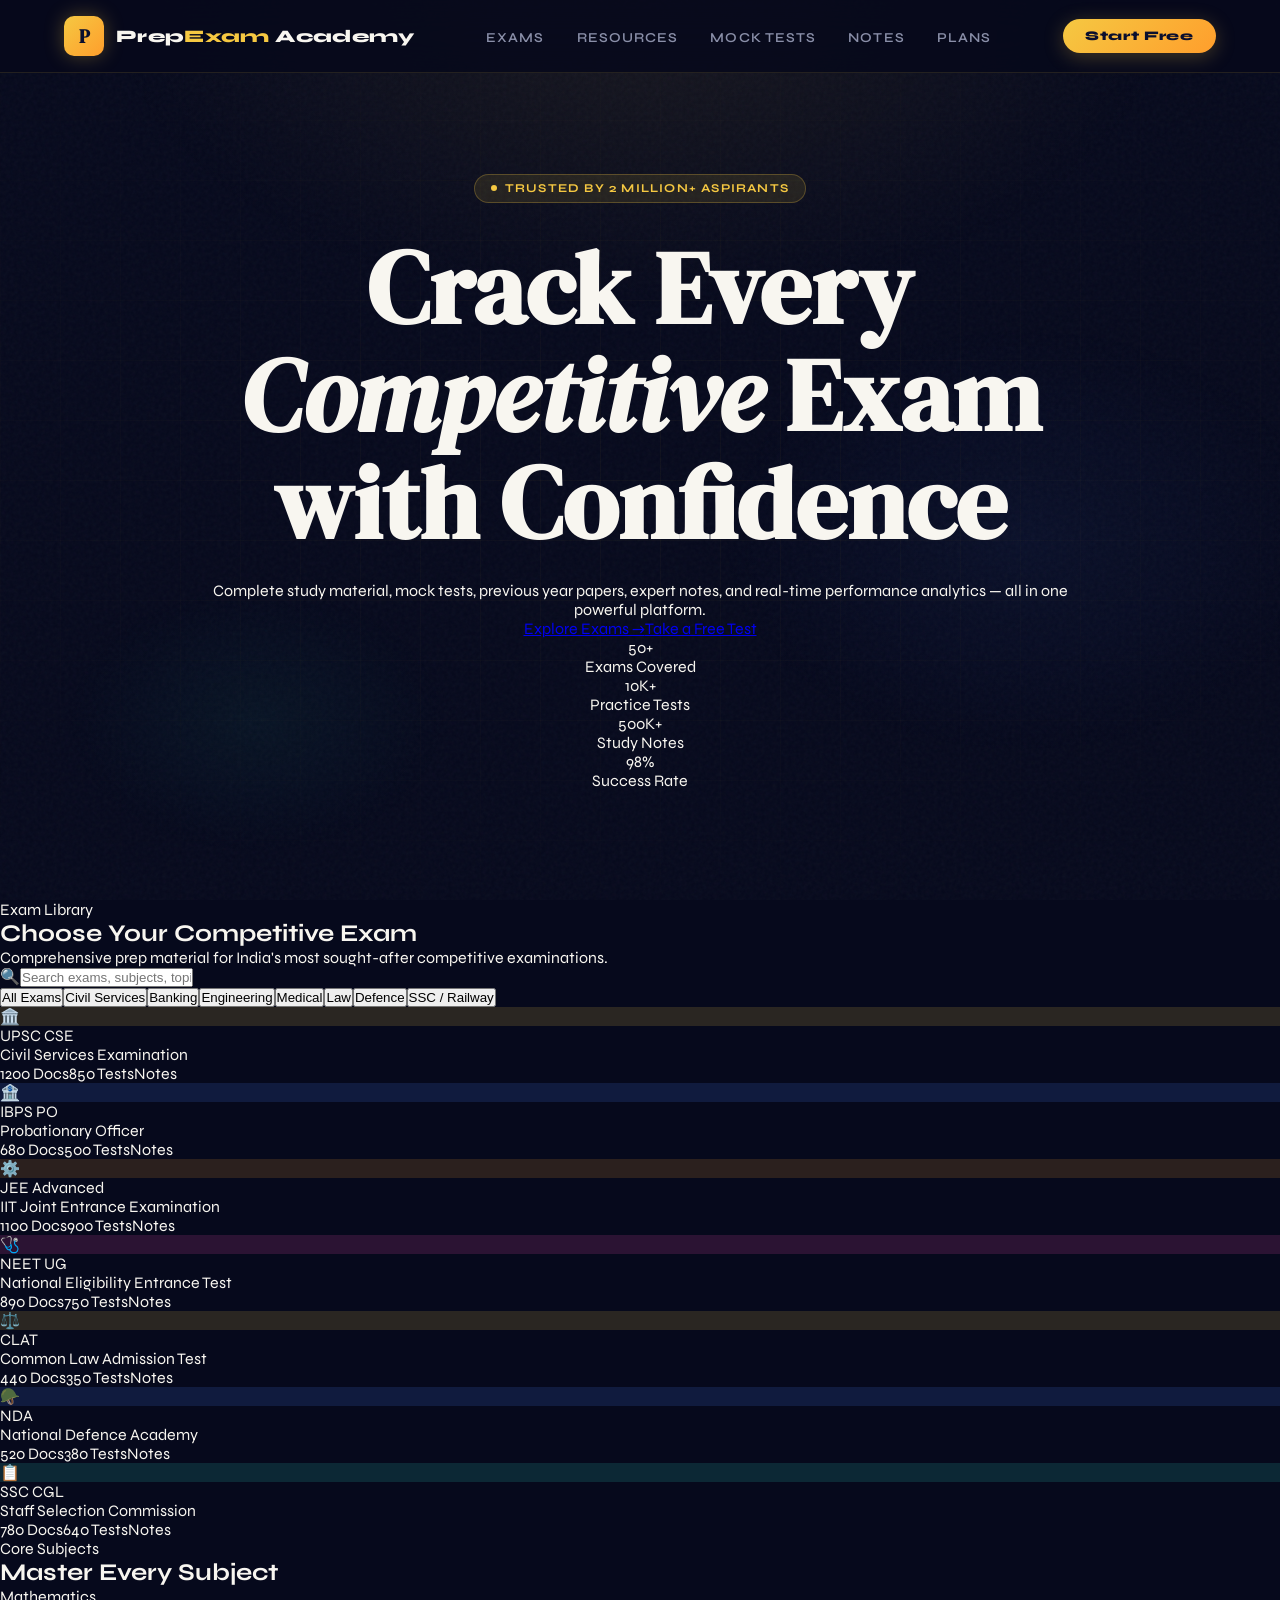
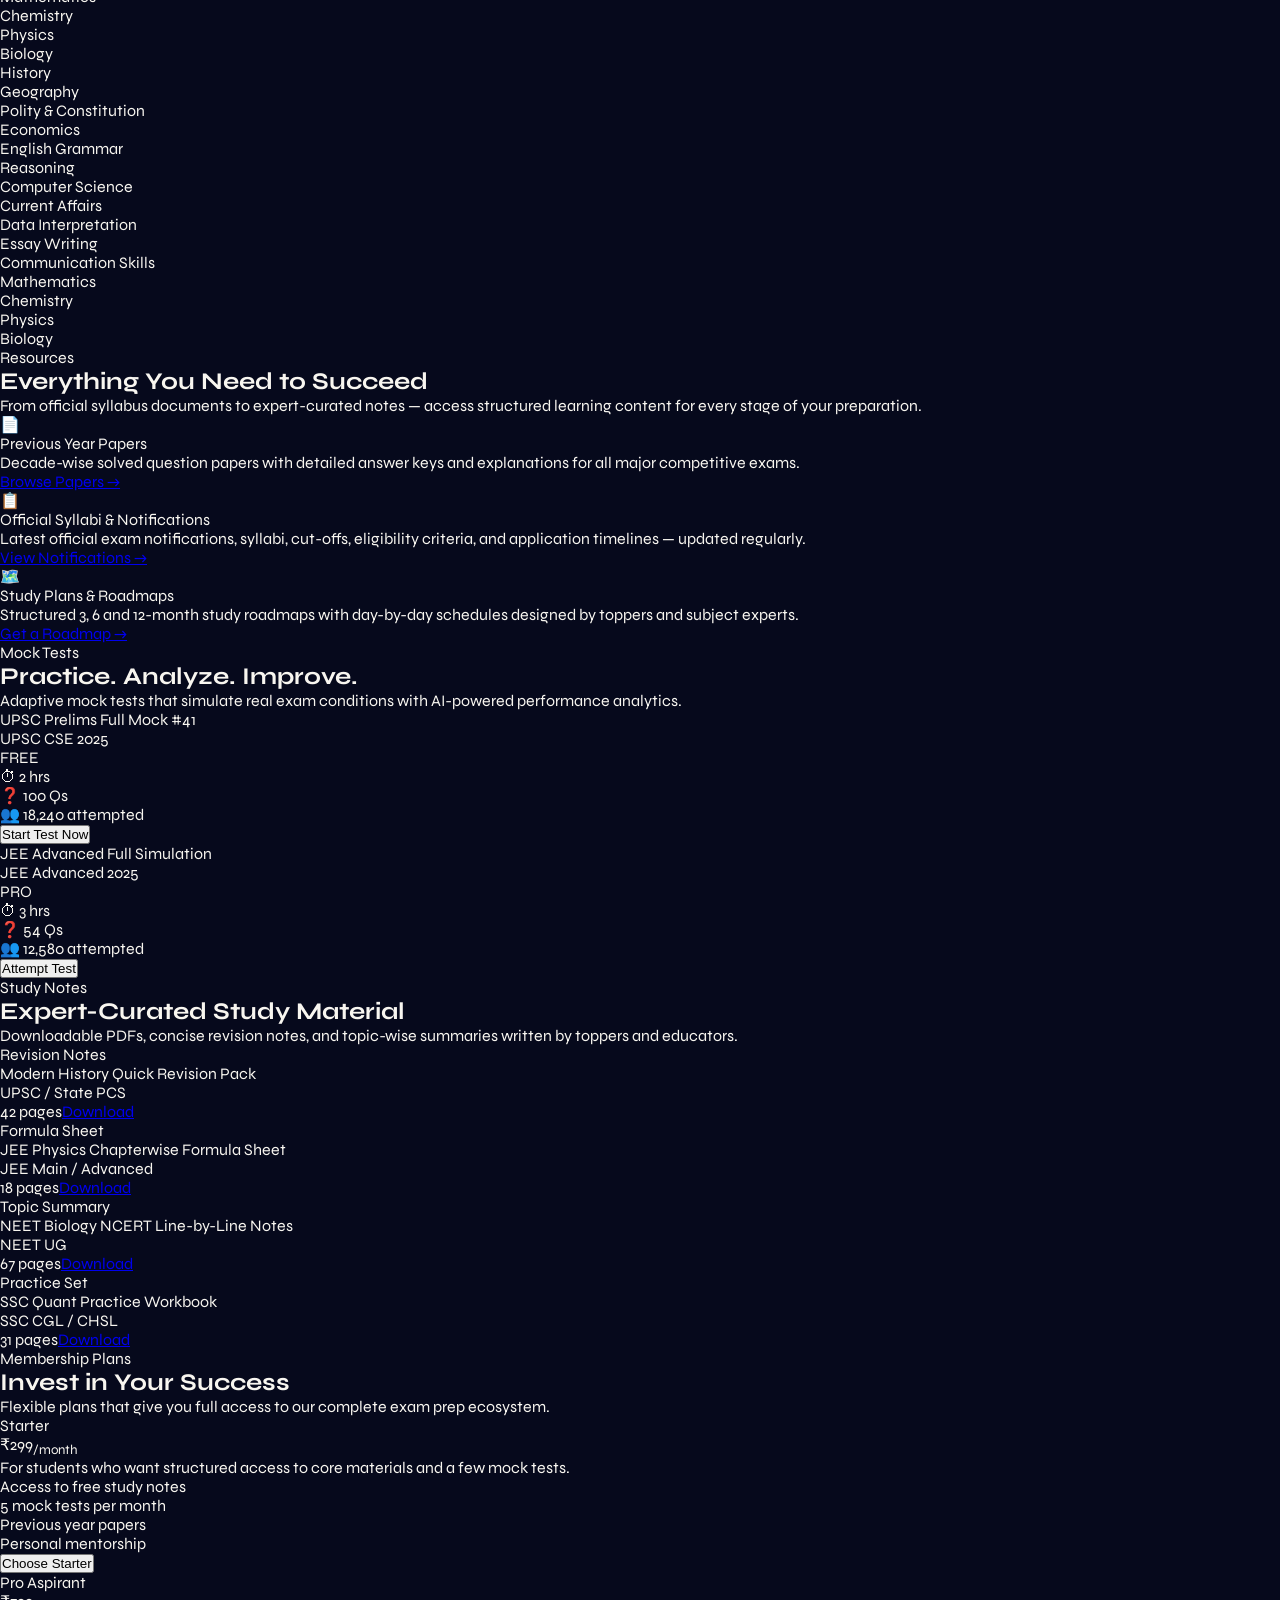
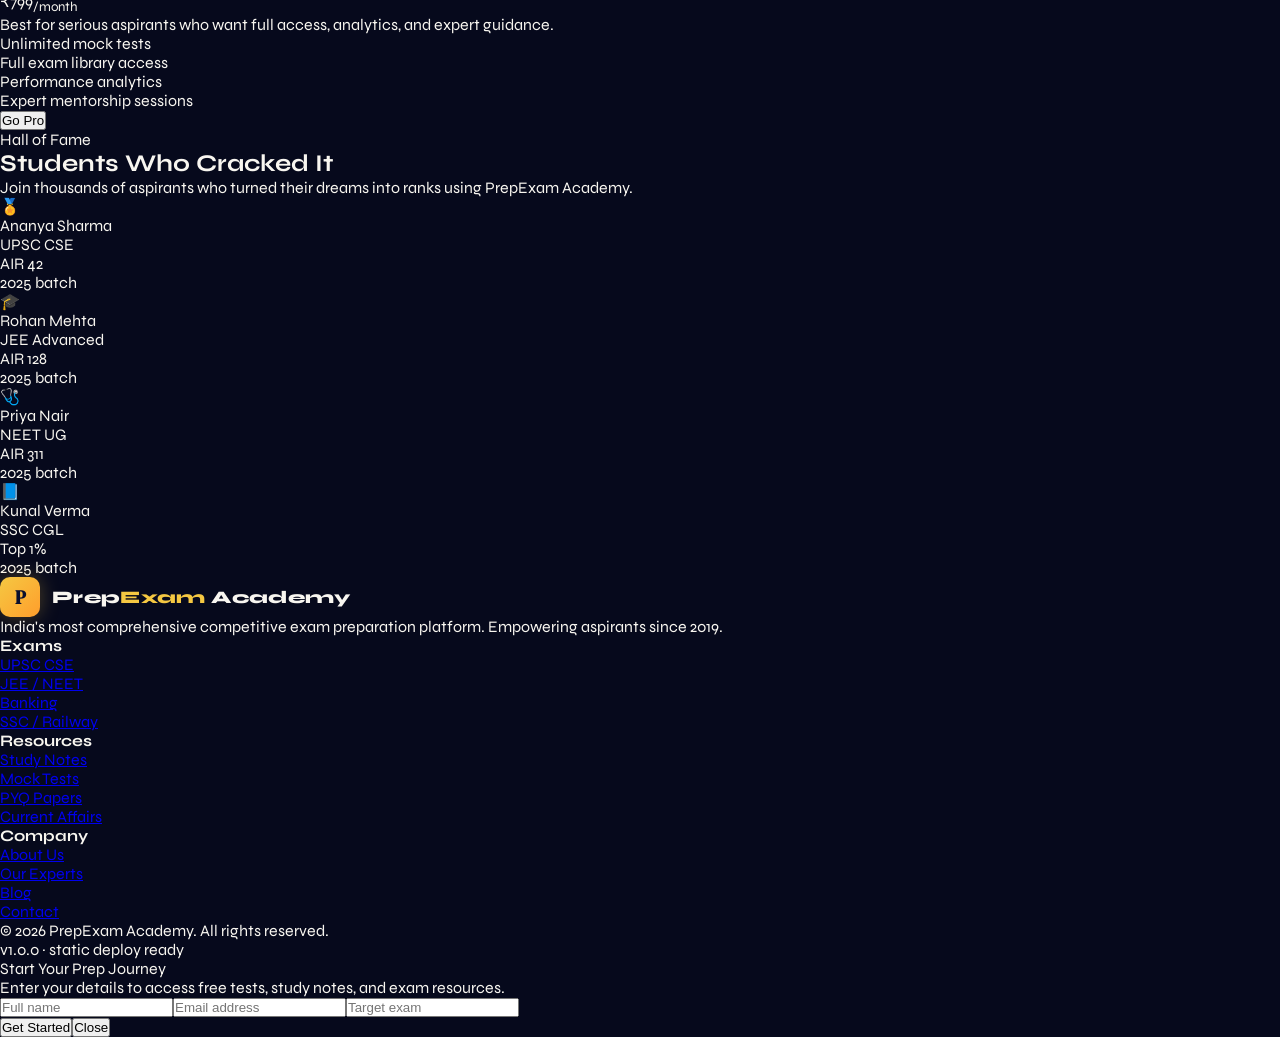
<file: index (1).html>
<!DOCTYPE html>
<html lang="en">
<head>
<meta charset="UTF-8">
<meta name="viewport" content="width=device-width, initial-scale=1.0">
<title>Prep Exam Academy — Ace Every Competitive Exam</title>
<link href="https://fonts.googleapis.com/css2?family=DM+Serif+Display:ital@0;1&family=Syne:wght@400;500;600;700;800&family=JetBrains+Mono:wght@400;500&display=swap" rel="stylesheet">
<style>
:root {
  --navy: #0a0f2e;
  --deep: #06091c;
  --gold: #f5c842;
  --gold-light: #fde87a;
  --amber: #ff9e2c;
  --white: #f8f6f0;
  --cream: #ede8dc;
  --muted: #8a8fa8;
  --card-bg: #111630;
  --card-border: #1e2547;
  --accent-blue: #4a7dff;
  --accent-teal: #2fd8c0;
  --success: #22d98f;
}
*{box-sizing:border-box;margin:0;padding:0}
html{scroll-behavior:smooth}
body{background:var(--deep);color:var(--white);font-family:'Syne',sans-serif;overflow-x:hidden;cursor:default}
body::before{content:'';position:fixed;inset:0;background-image:url("data:image/svg+xml,%3Csvg viewBox='0 0 256 256' xmlns='http://www.w3.org/2000/svg'%3E%3Cfilter id='noise'%3E%3CfeTurbulence type='fractalNoise' baseFrequency='0.9' numOctaves='4' stitchTiles='stitch'/%3E%3C/filter%3E%3Crect width='100%25' height='100%25' filter='url(%23noise)' opacity='0.04'/%3E%3C/svg%3E");pointer-events:none;z-index:0}
nav{position:fixed;top:0;left:0;right:0;z-index:100;display:flex;align-items:center;justify-content:space-between;padding:1rem 4rem;background:rgba(6,9,28,.85);backdrop-filter:blur(20px);border-bottom:1px solid rgba(245,200,66,.12)}
.nav-logo{display:flex;align-items:center;gap:.75rem}.logo-icon{width:40px;height:40px;background:linear-gradient(135deg,var(--gold),var(--amber));border-radius:10px;display:flex;align-items:center;justify-content:center;font-size:1.2rem;font-weight:800;color:var(--navy);font-family:'DM Serif Display',serif;box-shadow:0 0 20px rgba(245,200,66,.3)}.logo-text{font-size:1.1rem;font-weight:800;letter-spacing:.02em}.logo-text span{color:var(--gold)}
.nav-links{display:flex;gap:2rem;list-style:none}.nav-links a{color:var(--muted);text-decoration:none;font-size:.85rem;font-weight:600;letter-spacing:.08em;text-transform:uppercase;transition:color .2s}.nav-links a:hover{color:var(--gold)}
.nav-cta{background:linear-gradient(135deg,var(--gold),var(--amber));color:var(--navy);padding:.55rem 1.4rem;border-radius:50px;font-size:.82rem;font-weight:800;text-decoration:none;letter-spacing:.05em;transition:transform .2s,box-shadow .2s;box-shadow:0 4px 20px rgba(245,200,66,.25)}.nav-cta:hover{transform:translateY(-2px);box-shadow:0 8px 30px rgba(245,200,66,.4)}
.hero{min-height:100vh;display:grid;place-items:center;padding:8rem 4rem 4rem;position:relative;overflow:hidden}.hero-bg{position:absolute;inset:0;background:radial-gradient(ellipse 60% 50% at 50% 0%,rgba(245,200,66,.08) 0%,transparent 70%),radial-gradient(ellipse 40% 40% at 80% 60%,rgba(74,125,255,.06) 0%,transparent 60%),radial-gradient(ellipse 30% 30% at 20% 80%,rgba(47,216,192,.05) 0%,transparent 50%)}.hero-grid{position:absolute;inset:0;background-image:linear-gradient(rgba(245,200,66,.04) 1px,transparent 1px),linear-gradient(90deg,rgba(245,200,66,.04) 1px,transparent 1px);background-size:60px 60px;mask-image:radial-gradient(ellipse 80% 60% at 50% 50%,black,transparent)}.hero-content{position:relative;z-index:1;text-align:center;max-width:900px}.hero-badge{display:inline-flex;align-items:center;gap:.5rem;background:rgba(245,200,66,.1);border:1px solid rgba(245,200,66,.25);padding:.4rem 1rem;border-radius:50px;font-size:.75rem;font-weight:700;letter-spacing:.1em;color:var(--gold);text-transform:uppercase;margin-bottom:2rem;animation:fadeUp .8s ease both}.hero-badge::before{content:'';width:6px;height:6px;border-radius:50%;background:var(--gold);animation:pulse 2s infinite}@keyframes pulse{0%,100%{opacity:1;transform:scale(1)}50%{opacity:.5;transform:scale(1.5)}}
.hero h1{font-family:'DM Serif Display',serif;font-size:clamp(3rem,8vw,6.5rem);line-height:1.05;margin-bottom:1.5rem;animation:fadeUp .8s .1s ease both}.hero h1 em{font-style:italic;background:linear-gradient(135deg,var(--gold),var(--amber);-webkit-background-clip:text;-webkit-text-fill-color:transparent}.hero p{font-size:1.15rem;color:var(--muted);max-width:600px;margin:0 auto 2.5rem;line-height:1.7;font-weight:400;animation:fadeUp .8s .2s ease both}.hero-actions{display:flex;gap:1rem;justify-content:center;flex-wrap:wrap;animation:fadeUp .8s .3s ease both}.btn-primary{background:linear-gradient(135deg,var(--gold),var(--amber));color:var(--navy);padding:.9rem 2.2rem;border-radius:50px;font-size:.95rem;font-weight:800;text-decoration:none;letter-spacing:.04em;transition:all .3s;box-shadow:0 4px 30px rgba(245,200,66,.3)}.btn-primary:hover{transform:translateY(-3px);box-shadow:0 10px 40px rgba(245,200,66,.5)}.btn-secondary{background:transparent;border:1px solid var(--card-border);color:var(--white);padding:.9rem 2.2rem;border-radius:50px;font-size:.95rem;font-weight:700;text-decoration:none;transition:all .3s}.btn-secondary:hover{border-color:var(--gold);color:var(--gold)}.hero-stats{display:flex;gap:3rem;justify-content:center;margin-top:4rem;padding-top:3rem;border-top:1px solid var(--card-border);animation:fadeUp .8s .4s ease both}.stat{text-align:center}.stat-num{font-family:'DM Serif Display',serif;font-size:2.5rem;color:var(--gold);line-height:1}.stat-label{font-size:.78rem;color:var(--muted);font-weight:600;letter-spacing:.06em;text-transform:uppercase;margin-top:.3rem}@keyframes fadeUp{from{opacity:0;transform:translateY(24px)}to{opacity:1;transform:translateY(0)}}
section{padding:6rem 4rem;position:relative}.section-label{font-size:.72rem;font-weight:700;letter-spacing:.15em;text-transform:uppercase;color:var(--gold);margin-bottom:.75rem;display:block}.section-title{font-family:'DM Serif Display',serif;font-size:clamp(2rem,4vw,3rem);line-height:1.2;margin-bottom:1rem}.section-sub{color:var(--muted);font-size:1rem;max-width:560px;line-height:1.7}.section-header{margin-bottom:3.5rem}.exams-section,.notes-section,.rankers-section,#tests,.subjects-section{background:var(--navy)}
.search-wrapper{max-width:560px;margin:0 auto 3rem;position:relative}.search-bar{width:100%;padding:1rem 1.5rem 1rem 3.2rem;border-radius:50px;background:var(--card-bg);border:1px solid var(--card-border);color:var(--white);font-size:.95rem;font-family:'Syne',sans-serif;outline:none;transition:border-color .2s}.search-bar:focus{border-color:rgba(245,200,66,.4)}.search-bar::placeholder{color:var(--muted)}.search-icon{position:absolute;left:1.1rem;top:50%;transform:translateY(-50%);color:var(--muted);font-size:1.1rem;pointer-events:none}
.exams-tabs{display:flex;gap:.5rem;flex-wrap:wrap;margin-bottom:2.5rem}.tab{padding:.5rem 1.2rem;border-radius:50px;background:transparent;border:1px solid var(--card-border);color:var(--muted);font-size:.82rem;font-weight:700;cursor:pointer;letter-spacing:.06em;text-transform:uppercase;transition:all .2s;font-family:'Syne',sans-serif}.tab.active,.tab:hover{background:var(--gold);color:var(--navy);border-color:var(--gold)}.exams-grid,.resources-grid,.tests-grid,.notes-grid,.rankers-grid{display:grid;gap:1.5rem}.exams-grid{grid-template-columns:repeat(auto-fill,minmax(280px,1fr))}.resources-grid{grid-template-columns:repeat(auto-fill,minmax(300px,1fr))}.tests-grid{grid-template-columns:repeat(auto-fill,minmax(340px,1fr))}.notes-grid,.rankers-grid{grid-template-columns:repeat(auto-fill,minmax(240px,1fr))}
.exam-card,.resource-card,.test-card,.note-card,.ranker-card,.plan-card{background:var(--card-bg);border:1px solid var(--card-border);border-radius:16px;transition:all .3s}.exam-card{padding:1.75rem;cursor:pointer;position:relative;overflow:hidden}.exam-card::before{content:'';position:absolute;top:0;left:0;right:0;height:3px;background:linear-gradient(90deg,var(--gold),var(--amber));transform:scaleX(0);transform-origin:left;transition:transform .3s}.exam-card:hover{border-color:rgba(245,200,66,.3);transform:translateY(-4px);box-shadow:0 20px 40px rgba(0,0,0,.3)}.exam-card:hover::before{transform:scaleX(1)}.exam-icon{width:48px;height:48px;border-radius:12px;display:flex;align-items:center;justify-content:center;font-size:1.5rem;margin-bottom:1.2rem}.exam-name{font-size:1.1rem;font-weight:800;margin-bottom:.4rem}.exam-full{font-size:.78rem;color:var(--muted);font-weight:500;margin-bottom:1rem}.exam-meta{display:flex;gap:.75rem;flex-wrap:wrap}.meta-tag{font-size:.7rem;padding:.25rem .65rem;border-radius:50px;font-weight:700;letter-spacing:.04em;font-family:'JetBrains Mono',monospace}.tag-docs{background:rgba(74,125,255,.15);color:var(--accent-blue)}.tag-tests{background:rgba(245,200,66,.15);color:var(--gold)}.tag-notes{background:rgba(47,216,192,.15);color:var(--accent-teal)}
.resource-card{padding:2rem}.resource-card:hover,.ranker-card:hover{border-color:rgba(245,200,66,.25);box-shadow:0 16px 40px rgba(0,0,0,.25)}.resource-icon{width:56px;height:56px;border-radius:14px;display:flex;align-items:center;justify-content:center;font-size:1.6rem;margin-bottom:1.5rem}.icon-blue{background:rgba(74,125,255,.15)}.icon-gold{background:rgba(245,200,66,.15)}.icon-teal{background:rgba(47,216,192,.15)}.icon-amber{background:rgba(255,158,44,.15)}.icon-pink{background:rgba(255,78,178,.15)}.icon-green{background:rgba(34,217,143,.15)}.resource-title{font-size:1.05rem;font-weight:800;margin-bottom:.5rem}.resource-desc{font-size:.88rem;color:var(--muted);line-height:1.6;margin-bottom:1.5rem}.resource-link,.note-dl{display:inline-flex;align-items:center;gap:.4rem;font-size:.8rem;font-weight:700;color:var(--gold);text-decoration:none;letter-spacing:.04em}
.subjects-section{overflow:hidden;padding:4rem 0}.subjects-heading{padding:0 4rem;margin-bottom:2.5rem}.scroll-strip{display:flex;gap:1rem;animation:scrollLeft 30s linear infinite;width:max-content}.scroll-strip:hover{animation-play-state:paused}@keyframes scrollLeft{from{transform:translateX(0)}to{transform:translateX(-50%)}}.subject-pill{padding:.7rem 1.4rem;border:1px solid var(--card-border);border-radius:50px;background:var(--card-bg);white-space:nowrap;font-size:.85rem;font-weight:600;display:flex;align-items:center;gap:.5rem}.test-card{overflow:hidden}.test-card:hover{transform:translateY(-4px);border-color:rgba(245,200,66,.3);box-shadow:0 20px 40px rgba(0,0,0,.3)}.test-header{padding:1.5rem;border-bottom:1px solid var(--card-border);display:flex;align-items:flex-start;justify-content:space-between}.test-badge{padding:.3rem .75rem;border-radius:50px;font-size:.7rem;font-weight:700;letter-spacing:.06em;font-family:'JetBrains Mono',monospace}.badge-free{background:rgba(34,217,143,.2);color:var(--success)}.badge-pro{background:rgba(245,200,66,.2);color:var(--gold)}.badge-new{background:rgba(74,125,255,.2);color:var(--accent-blue)}.test-title{font-size:1rem;font-weight:800;margin-bottom:.3rem}.test-exam{font-size:.78rem;color:var(--muted);font-weight:600}.test-body{padding:1.5rem}.test-stats{display:flex;gap:1.5rem;margin-bottom:1.25rem;flex-wrap:wrap}.test-stat{font-size:.78rem;color:var(--muted);display:flex;align-items:center;gap:.35rem}.test-stat span{color:var(--white);font-weight:700;font-family:'JetBrains Mono',monospace}.progress-bar{height:4px;background:var(--card-border);border-radius:2px;margin-bottom:1.5rem;overflow:hidden}.progress-fill{height:100%;border-radius:2px;background:linear-gradient(90deg,var(--gold),var(--amber))}.btn-test,.btn-plan,.btn-modal-primary,.btn-modal-secondary{font-family:'Syne',sans-serif}.btn-test{width:100%;padding:.75rem;border-radius:10px;background:transparent;border:1px solid var(--card-border);color:var(--white);font-size:.85rem;font-weight:700;cursor:pointer;transition:all .2s}.btn-test:hover{background:var(--gold);color:var(--navy);border-color:var(--gold)}
.note-card{padding:1.5rem;cursor:pointer}.note-card:hover{border-color:rgba(245,200,66,.3);transform:translateY(-3px)}.note-type{font-size:.68rem;font-weight:700;letter-spacing:.1em;text-transform:uppercase;color:var(--muted);margin-bottom:.75rem;display:flex;align-items:center;gap:.5rem}.note-type::before{content:'';width:6px;height:6px;border-radius:50%;background:currentColor}.note-title{font-size:.95rem;font-weight:700;margin-bottom:.4rem;line-height:1.4}.note-sub{font-size:.78rem;color:var(--muted)}.note-footer{margin-top:1.25rem;padding-top:1rem;border-top:1px solid var(--card-border);display:flex;justify-content:space-between;align-items:center}.note-pages{font-size:.72rem;color:var(--muted);font-family:'JetBrains Mono',monospace}
.plan-grid{display:grid;grid-template-columns:1fr 1fr;gap:2rem}.plan-card{padding:2rem;position:relative;overflow:hidden}.plan-card.featured{background:linear-gradient(135deg,rgba(245,200,66,.08),rgba(255,158,44,.05));border-color:rgba(245,200,66,.3)}.plan-card.featured::after{content:'★ RECOMMENDED';position:absolute;top:1.5rem;right:1.5rem;font-size:.65rem;font-weight:800;letter-spacing:.1em;color:var(--gold)}.plan-name{font-size:1.2rem;font-weight:800;margin-bottom:.25rem}.plan-price{font-family:'DM Serif Display',serif;font-size:2.5rem;color:var(--gold);margin:1rem 0}.plan-price sub{font-size:.9rem;font-family:'Syne',sans-serif;color:var(--muted)}.plan-desc{font-size:.85rem;color:var(--muted);margin-bottom:1.5rem;line-height:1.6}.plan-features{list-style:none;display:flex;flex-direction:column;gap:.6rem;margin-bottom:2rem}.plan-features li{font-size:.85rem;display:flex;align-items:center;gap:.6rem;color:var(--cream)}.plan-features li::before{content:'✓';color:var(--success);font-weight:800;font-size:.9rem}.plan-features li.dim{color:var(--muted)}.plan-features li.dim::before{content:'✗';color:var(--muted)}.btn-plan{width:100%;padding:.85rem;border-radius:12px;font-size:.9rem;font-weight:800;cursor:pointer;transition:all .2s}.btn-plan-outline{background:transparent;border:1px solid var(--card-border);color:var(--white)}.btn-plan-outline:hover{border-color:var(--gold);color:var(--gold)}.btn-plan-filled{background:linear-gradient(135deg,var(--gold),var(--amber));border:none;color:var(--navy);box-shadow:0 4px 20px rgba(245,200,66,.3)}.btn-plan-filled:hover{box-shadow:0 8px 30px rgba(245,200,66,.5);transform:translateY(-2px)}
.ranker-card{padding:1.5rem;text-align:center}.ranker-avatar{width:64px;height:64px;border-radius:50%;margin:0 auto 1rem;display:flex;align-items:center;justify-content:center;font-size:1.8rem;background:linear-gradient(135deg,var(--card-border),rgba(245,200,66,.1));border:2px solid var(--card-border)}.ranker-name{font-size:.95rem;font-weight:800;margin-bottom:.2rem}.ranker-exam{font-size:.78rem;color:var(--muted);margin-bottom:.75rem}.ranker-score{font-family:'DM Serif Display',serif;font-size:1.5rem;color:var(--gold)}.ranker-rank{font-size:.72rem;color:var(--muted);font-family:'JetBrains Mono',monospace;margin-top:.2rem}
footer{background:var(--deep);border-top:1px solid var(--card-border);padding:4rem}.footer-grid{display:grid;grid-template-columns:2fr 1fr 1fr 1fr;gap:3rem;margin-bottom:3rem}.footer-brand .logo-text{font-size:1.2rem;margin-bottom:1rem;display:block}.footer-desc{font-size:.85rem;color:var(--muted);line-height:1.7;max-width:280px}.footer-col h4{font-size:.75rem;font-weight:800;letter-spacing:.12em;text-transform:uppercase;color:var(--gold);margin-bottom:1.25rem}.footer-col ul{list-style:none;display:flex;flex-direction:column;gap:.6rem}.footer-col a{color:var(--muted);text-decoration:none;font-size:.85rem;transition:color .2s}.footer-col a:hover{color:var(--white)}.footer-bottom{border-top:1px solid var(--card-border);padding-top:2rem;display:flex;justify-content:space-between;align-items:center}.footer-copy{font-size:.8rem;color:var(--muted)}.footer-mono{font-family:'JetBrains Mono',monospace;font-size:.75rem;color:var(--muted)}
.modal-overlay{position:fixed;inset:0;z-index:1000;background:rgba(6,9,28,.95);backdrop-filter:blur(20px);display:flex;align-items:center;justify-content:center;opacity:0;pointer-events:none;transition:opacity .3s}.modal-overlay.open{opacity:1;pointer-events:all}.modal{background:var(--card-bg);border:1px solid var(--card-border);border-radius:20px;padding:2.5rem;max-width:500px;width:90%;transform:translateY(20px);transition:transform .3s}.modal-overlay.open .modal{transform:translateY(0)}.modal-title{font-family:'DM Serif Display',serif;font-size:1.8rem;margin-bottom:.5rem}.modal-sub{color:var(--muted);font-size:.9rem;margin-bottom:2rem}.modal-input{width:100%;padding:.85rem 1.1rem;border-radius:10px;background:rgba(255,255,255,.05);border:1px solid var(--card-border);color:var(--white);font-size:.9rem;font-family:'Syne',sans-serif;margin-bottom:1rem;outline:none;transition:border-color .2s}.modal-input:focus{border-color:var(--gold)}.modal-input::placeholder{color:var(--muted)}.modal-actions{display:flex;gap:1rem;margin-top:1.5rem}.btn-modal-primary{flex:1;padding:.85rem;border-radius:10px;background:linear-gradient(135deg,var(--gold),var(--amber));border:none;color:var(--navy);font-size:.9rem;font-weight:800;cursor:pointer}.btn-modal-secondary{padding:.85rem 1.5rem;border-radius:10px;background:transparent;border:1px solid var(--card-border);color:var(--muted);font-size:.9rem;cursor:pointer;transition:all .2s}.btn-modal-secondary:hover{color:var(--white);border-color:var(--muted)}
@media (max-width:768px){nav{padding:1rem 1.5rem}.nav-links{display:none}section{padding:4rem 1.5rem}.hero{padding:6rem 1.5rem 3rem}.hero-stats{gap:1.5rem;flex-wrap:wrap}.plan-grid{grid-template-columns:1fr}.footer-grid{grid-template-columns:1fr 1fr}.footer-bottom{flex-direction:column;gap:.5rem;text-align:center}.subjects-heading{padding:0 1.5rem}}
</style>
</head>
<body>
<nav><div class="nav-logo"><div class="logo-icon">P</div><div class="logo-text">Prep<span>Exam</span> Academy</div></div><ul class="nav-links"><li><a href="#exams">Exams</a></li><li><a href="#resources">Resources</a></li><li><a href="#tests">Mock Tests</a></li><li><a href="#notes">Notes</a></li><li><a href="#plans">Plans</a></li></ul><a href="#" class="nav-cta" onclick="openModal()">Start Free</a></nav>
<section class="hero"><div class="hero-bg"></div><div class="hero-grid"></div><div class="hero-content"><div class="hero-badge">Trusted by 2 Million+ Aspirants</div><h1>Crack Every <em>Competitive</em> Exam with Confidence</h1><p>Complete study material, mock tests, previous year papers, expert notes, and real-time performance analytics — all in one powerful platform.</p><div class="hero-actions"><a href="#exams" class="btn-primary">Explore Exams →</a><a href="#tests" class="btn-secondary">Take a Free Test</a></div><div class="hero-stats"><div class="stat"><div class="stat-num">50+</div><div class="stat-label">Exams Covered</div></div><div class="stat"><div class="stat-num">10K+</div><div class="stat-label">Practice Tests</div></div><div class="stat"><div class="stat-num">500K+</div><div class="stat-label">Study Notes</div></div><div class="stat"><div class="stat-num">98%</div><div class="stat-label">Success Rate</div></div></div></div></section>
<section class="exams-section" id="exams"><div class="section-header"><span class="section-label">Exam Library</span><h2 class="section-title">Choose Your Competitive Exam</h2><p class="section-sub">Comprehensive prep material for India's most sought-after competitive examinations.</p></div><div class="search-wrapper"><span class="search-icon">🔍</span><input class="search-bar" type="text" placeholder="Search exams, subjects, topics..." oninput="filterExams(this.value)"></div><div class="exams-tabs"><button class="tab active" onclick="setTab(this,'all')">All Exams</button><button class="tab" onclick="setTab(this,'civil')">Civil Services</button><button class="tab" onclick="setTab(this,'banking')">Banking</button><button class="tab" onclick="setTab(this,'engineering')">Engineering</button><button class="tab" onclick="setTab(this,'medical')">Medical</button><button class="tab" onclick="setTab(this,'law')">Law</button><button class="tab" onclick="setTab(this,'defence')">Defence</button><button class="tab" onclick="setTab(this,'ssc')">SSC / Railway</button></div><div class="exams-grid" id="examsGrid"><div class="exam-card" data-cat="civil" onclick="openModal()"><div class="exam-icon" style="background:rgba(245,200,66,.15)">🏛️</div><div class="exam-name">UPSC CSE</div><div class="exam-full">Civil Services Examination</div><div class="exam-meta"><span class="meta-tag tag-docs">1200 Docs</span><span class="meta-tag tag-tests">850 Tests</span><span class="meta-tag tag-notes">Notes</span></div></div><div class="exam-card" data-cat="banking" onclick="openModal()"><div class="exam-icon" style="background:rgba(74,125,255,.15)">🏦</div><div class="exam-name">IBPS PO</div><div class="exam-full">Probationary Officer</div><div class="exam-meta"><span class="meta-tag tag-docs">680 Docs</span><span class="meta-tag tag-tests">500 Tests</span><span class="meta-tag tag-notes">Notes</span></div></div><div class="exam-card" data-cat="engineering" onclick="openModal()"><div class="exam-icon" style="background:rgba(255,158,44,.15)">⚙️</div><div class="exam-name">JEE Advanced</div><div class="exam-full">IIT Joint Entrance Examination</div><div class="exam-meta"><span class="meta-tag tag-docs">1100 Docs</span><span class="meta-tag tag-tests">900 Tests</span><span class="meta-tag tag-notes">Notes</span></div></div><div class="exam-card" data-cat="medical" onclick="openModal()"><div class="exam-icon" style="background:rgba(255,78,178,.15)">🩺</div><div class="exam-name">NEET UG</div><div class="exam-full">National Eligibility Entrance Test</div><div class="exam-meta"><span class="meta-tag tag-docs">890 Docs</span><span class="meta-tag tag-tests">750 Tests</span><span class="meta-tag tag-notes">Notes</span></div></div><div class="exam-card" data-cat="law" onclick="openModal()"><div class="exam-icon" style="background:rgba(245,200,66,.15)">⚖️</div><div class="exam-name">CLAT</div><div class="exam-full">Common Law Admission Test</div><div class="exam-meta"><span class="meta-tag tag-docs">440 Docs</span><span class="meta-tag tag-tests">350 Tests</span><span class="meta-tag tag-notes">Notes</span></div></div><div class="exam-card" data-cat="defence" onclick="openModal()"><div class="exam-icon" style="background:rgba(74,125,255,.15)">🪖</div><div class="exam-name">NDA</div><div class="exam-full">National Defence Academy</div><div class="exam-meta"><span class="meta-tag tag-docs">520 Docs</span><span class="meta-tag tag-tests">380 Tests</span><span class="meta-tag tag-notes">Notes</span></div></div><div class="exam-card" data-cat="ssc" onclick="openModal()"><div class="exam-icon" style="background:rgba(47,216,192,.15)">📋</div><div class="exam-name">SSC CGL</div><div class="exam-full">Staff Selection Commission</div><div class="exam-meta"><span class="meta-tag tag-docs">780 Docs</span><span class="meta-tag tag-tests">640 Tests</span><span class="meta-tag tag-notes">Notes</span></div></div></div></section>
<section class="subjects-section"><div class="subjects-heading"><span class="section-label">Core Subjects</span><h2 class="section-title">Master Every Subject</h2></div><div style="overflow:hidden"><div class="scroll-strip"><div class="subject-pill">Mathematics</div><div class="subject-pill">Chemistry</div><div class="subject-pill">Physics</div><div class="subject-pill">Biology</div><div class="subject-pill">History</div><div class="subject-pill">Geography</div><div class="subject-pill">Polity & Constitution</div><div class="subject-pill">Economics</div><div class="subject-pill">English Grammar</div><div class="subject-pill">Reasoning</div><div class="subject-pill">Computer Science</div><div class="subject-pill">Current Affairs</div><div class="subject-pill">Data Interpretation</div><div class="subject-pill">Essay Writing</div><div class="subject-pill">Communication Skills</div><div class="subject-pill">Mathematics</div><div class="subject-pill">Chemistry</div><div class="subject-pill">Physics</div><div class="subject-pill">Biology</div></div></div></section>
<section id="resources"><div class="section-header"><span class="section-label">Resources</span><h2 class="section-title">Everything You Need to Succeed</h2><p class="section-sub">From official syllabus documents to expert-curated notes — access structured learning content for every stage of your preparation.</p></div><div class="resources-grid"><div class="resource-card"><div class="resource-icon icon-gold">📄</div><div class="resource-title">Previous Year Papers</div><div class="resource-desc">Decade-wise solved question papers with detailed answer keys and explanations for all major competitive exams.</div><a href="#" class="resource-link" onclick="openModal()">Browse Papers →</a></div><div class="resource-card"><div class="resource-icon icon-blue">📋</div><div class="resource-title">Official Syllabi & Notifications</div><div class="resource-desc">Latest official exam notifications, syllabi, cut-offs, eligibility criteria, and application timelines — updated regularly.</div><a href="#" class="resource-link" onclick="openModal()">View Notifications →</a></div><div class="resource-card"><div class="resource-icon icon-teal">🗺️</div><div class="resource-title">Study Plans & Roadmaps</div><div class="resource-desc">Structured 3, 6 and 12-month study roadmaps with day-by-day schedules designed by toppers and subject experts.</div><a href="#" class="resource-link" onclick="openModal()">Get a Roadmap →</a></div></div></section>
<section id="tests"><div class="section-header"><span class="section-label">Mock Tests</span><h2 class="section-title">Practice. Analyze. Improve.</h2><p class="section-sub">Adaptive mock tests that simulate real exam conditions with AI-powered performance analytics.</p></div><div class="tests-grid"><div class="test-card"><div class="test-header"><div><div class="test-title">UPSC Prelims Full Mock #41</div><div class="test-exam">UPSC CSE 2025</div></div><span class="test-badge badge-free">FREE</span></div><div class="test-body"><div class="test-stats"><div class="test-stat">⏱ <span>2 hrs</span></div><div class="test-stat">❓ <span>100 Qs</span></div><div class="test-stat">👥 <span>18,240</span> attempted</div></div><div class="progress-bar"><div class="progress-fill" style="width:78%"></div></div><button class="btn-test" onclick="openModal()">Start Test Now</button></div></div><div class="test-card"><div class="test-header"><div><div class="test-title">JEE Advanced Full Simulation</div><div class="test-exam">JEE Advanced 2025</div></div><span class="test-badge badge-pro">PRO</span></div><div class="test-body"><div class="test-stats"><div class="test-stat">⏱ <span>3 hrs</span></div><div class="test-stat">❓ <span>54 Qs</span></div><div class="test-stat">👥 <span>12,580</span> attempted</div></div><div class="progress-bar"><div class="progress-fill" style="width:62%"></div></div><button class="btn-test" onclick="openModal()">Attempt Test</button></div></div></div></section>
<section class="notes-section" id="notes"><div class="section-header"><span class="section-label">Study Notes</span><h2 class="section-title">Expert-Curated Study Material</h2><p class="section-sub">Downloadable PDFs, concise revision notes, and topic-wise summaries written by toppers and educators.</p></div><div class="notes-grid"><div class="note-card"><div class="note-type">Revision Notes</div><div class="note-title">Modern History Quick Revision Pack</div><div class="note-sub">UPSC / State PCS</div><div class="note-footer"><span class="note-pages">42 pages</span><a href="#" class="note-dl" onclick="openModal()">Download</a></div></div><div class="note-card"><div class="note-type">Formula Sheet</div><div class="note-title">JEE Physics Chapterwise Formula Sheet</div><div class="note-sub">JEE Main / Advanced</div><div class="note-footer"><span class="note-pages">18 pages</span><a href="#" class="note-dl" onclick="openModal()">Download</a></div></div><div class="note-card"><div class="note-type">Topic Summary</div><div class="note-title">NEET Biology NCERT Line-by-Line Notes</div><div class="note-sub">NEET UG</div><div class="note-footer"><span class="note-pages">67 pages</span><a href="#" class="note-dl" onclick="openModal()">Download</a></div></div><div class="note-card"><div class="note-type">Practice Set</div><div class="note-title">SSC Quant Practice Workbook</div><div class="note-sub">SSC CGL / CHSL</div><div class="note-footer"><span class="note-pages">31 pages</span><a href="#" class="note-dl" onclick="openModal()">Download</a></div></div></div></section>
<section id="plans"><div class="section-header"><span class="section-label">Membership Plans</span><h2 class="section-title">Invest in Your Success</h2><p class="section-sub">Flexible plans that give you full access to our complete exam prep ecosystem.</p></div><div class="plan-grid"><div class="plan-card"><div class="plan-name">Starter</div><div class="plan-price">₹299<sub>/month</sub></div><div class="plan-desc">For students who want structured access to core materials and a few mock tests.</div><ul class="plan-features"><li>Access to free study notes</li><li>5 mock tests per month</li><li>Previous year papers</li><li class="dim">Personal mentorship</li></ul><button class="btn-plan btn-plan-outline" onclick="openModal()">Choose Starter</button></div><div class="plan-card featured"><div class="plan-name">Pro Aspirant</div><div class="plan-price">₹799<sub>/month</sub></div><div class="plan-desc">Best for serious aspirants who want full access, analytics, and expert guidance.</div><ul class="plan-features"><li>Unlimited mock tests</li><li>Full exam library access</li><li>Performance analytics</li><li>Expert mentorship sessions</li></ul><button class="btn-plan btn-plan-filled" onclick="openModal()">Go Pro</button></div></div></section>
<section class="rankers-section"><div class="section-header"><span class="section-label">Hall of Fame</span><h2 class="section-title">Students Who Cracked It</h2><p class="section-sub">Join thousands of aspirants who turned their dreams into ranks using PrepExam Academy.</p></div><div class="rankers-grid"><div class="ranker-card"><div class="ranker-avatar">🏅</div><div class="ranker-name">Ananya Sharma</div><div class="ranker-exam">UPSC CSE</div><div class="ranker-score">AIR 42</div><div class="ranker-rank">2025 batch</div></div><div class="ranker-card"><div class="ranker-avatar">🎓</div><div class="ranker-name">Rohan Mehta</div><div class="ranker-exam">JEE Advanced</div><div class="ranker-score">AIR 128</div><div class="ranker-rank">2025 batch</div></div><div class="ranker-card"><div class="ranker-avatar">🩺</div><div class="ranker-name">Priya Nair</div><div class="ranker-exam">NEET UG</div><div class="ranker-score">AIR 311</div><div class="ranker-rank">2025 batch</div></div><div class="ranker-card"><div class="ranker-avatar">📘</div><div class="ranker-name">Kunal Verma</div><div class="ranker-exam">SSC CGL</div><div class="ranker-score">Top 1%</div><div class="ranker-rank">2025 batch</div></div></div></section>
<footer><div class="footer-grid"><div class="footer-brand"><div class="nav-logo"><div class="logo-icon">P</div><div class="logo-text">Prep<span>Exam</span> Academy</div></div><p class="footer-desc">India's most comprehensive competitive exam preparation platform. Empowering aspirants since 2019.</p></div><div class="footer-col"><h4>Exams</h4><ul><li><a href="#">UPSC CSE</a></li><li><a href="#">JEE / NEET</a></li><li><a href="#">Banking</a></li><li><a href="#">SSC / Railway</a></li></ul></div><div class="footer-col"><h4>Resources</h4><ul><li><a href="#resources">Study Notes</a></li><li><a href="#tests">Mock Tests</a></li><li><a href="#">PYQ Papers</a></li><li><a href="#">Current Affairs</a></li></ul></div><div class="footer-col"><h4>Company</h4><ul><li><a href="#">About Us</a></li><li><a href="#">Our Experts</a></li><li><a href="#">Blog</a></li><li><a href="#">Contact</a></li></ul></div></div><div class="footer-bottom"><div class="footer-copy">© 2026 PrepExam Academy. All rights reserved.</div><div class="footer-mono">v1.0.0 · static deploy ready</div></div></footer>
<div class="modal-overlay" id="modal"><div class="modal"><div class="modal-title">Start Your Prep Journey</div><div class="modal-sub">Enter your details to access free tests, study notes, and exam resources.</div><input class="modal-input" placeholder="Full name"><input class="modal-input" placeholder="Email address"><input class="modal-input" placeholder="Target exam"><div class="modal-actions"><button class="btn-modal-primary" onclick="submitLead()">Get Started</button><button class="btn-modal-secondary" onclick="closeModal()">Close</button></div></div></div>
<script>
const modal=document.getElementById('modal');
let currentCat='all';
function openModal(){modal.classList.add('open')}
function closeModal(){modal.classList.remove('open')}
function submitLead(){alert('Thanks! Your free access request has been captured.');closeModal()}
function setTab(btn,cat){currentCat=cat;document.querySelectorAll('.tab').forEach(t=>t.classList.remove('active'));btn.classList.add('active');applyFilters()}
function filterExams(v){window.examSearch=v.toLowerCase();applyFilters()}
function applyFilters(){const q=(window.examSearch||'').trim();document.querySelectorAll('.exam-card').forEach(card=>{const txt=card.innerText.toLowerCase();const matchCat=currentCat==='all'||card.dataset.cat===currentCat;const matchText=!q||txt.includes(q);card.style.display=(matchCat&&matchText)?'block':'none'})}
modal.addEventListener('click',e=>{if(e.target===modal)closeModal()});
document.addEventListener('keydown',e=>{if(e.key==='Escape')closeModal()});
</script>
</body>
</html>
</file>
